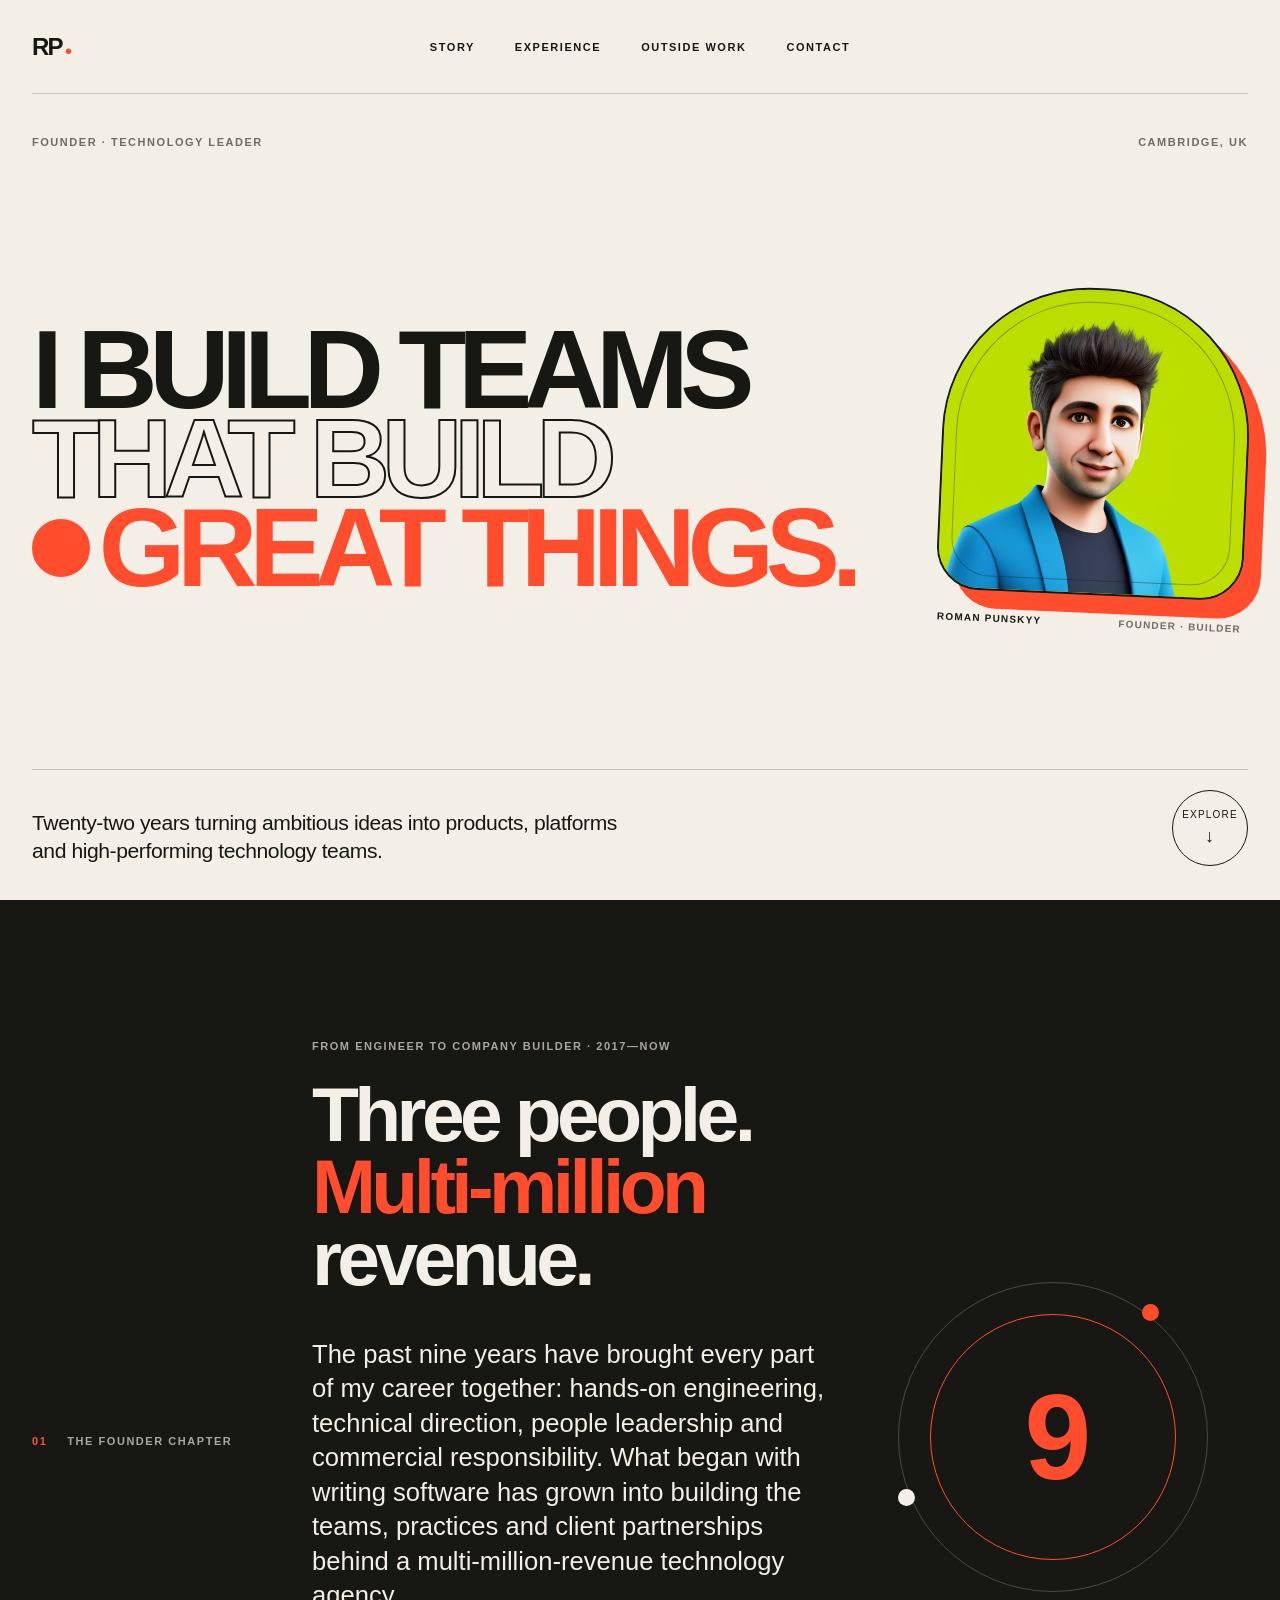
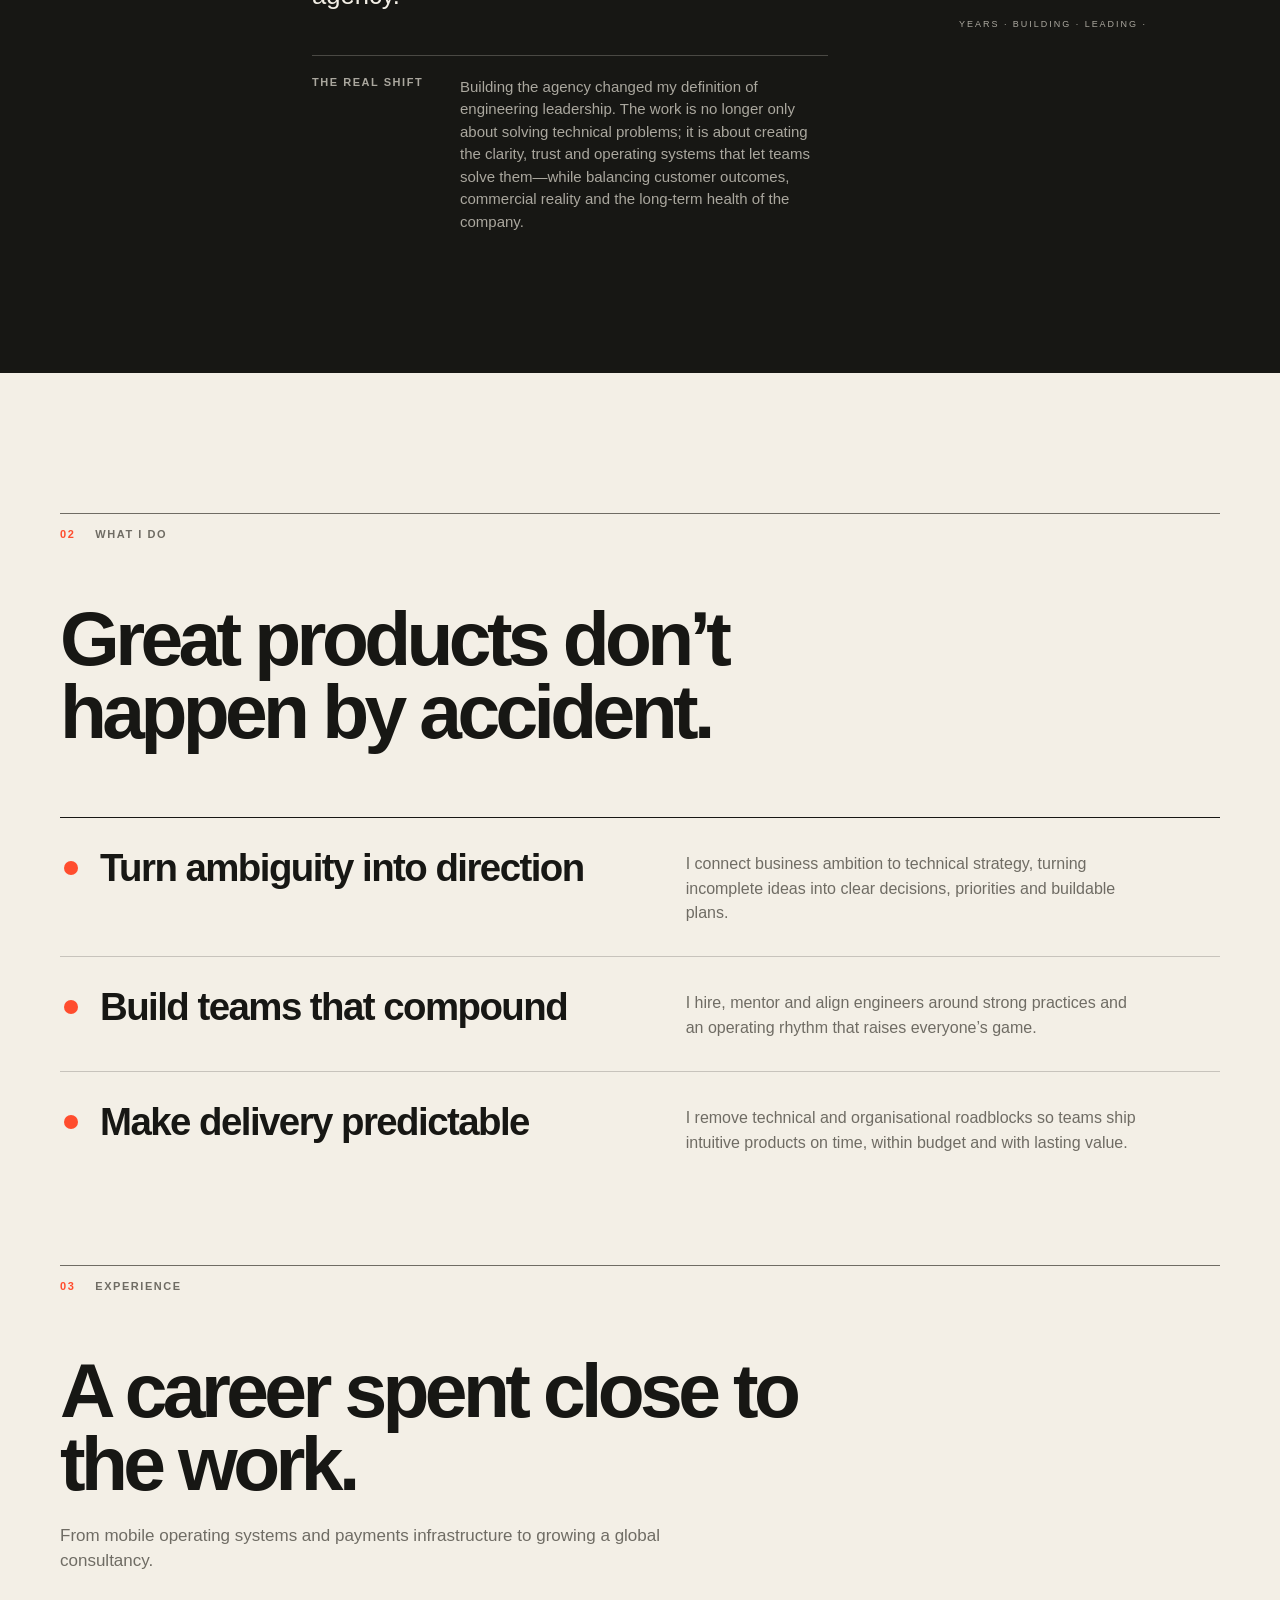
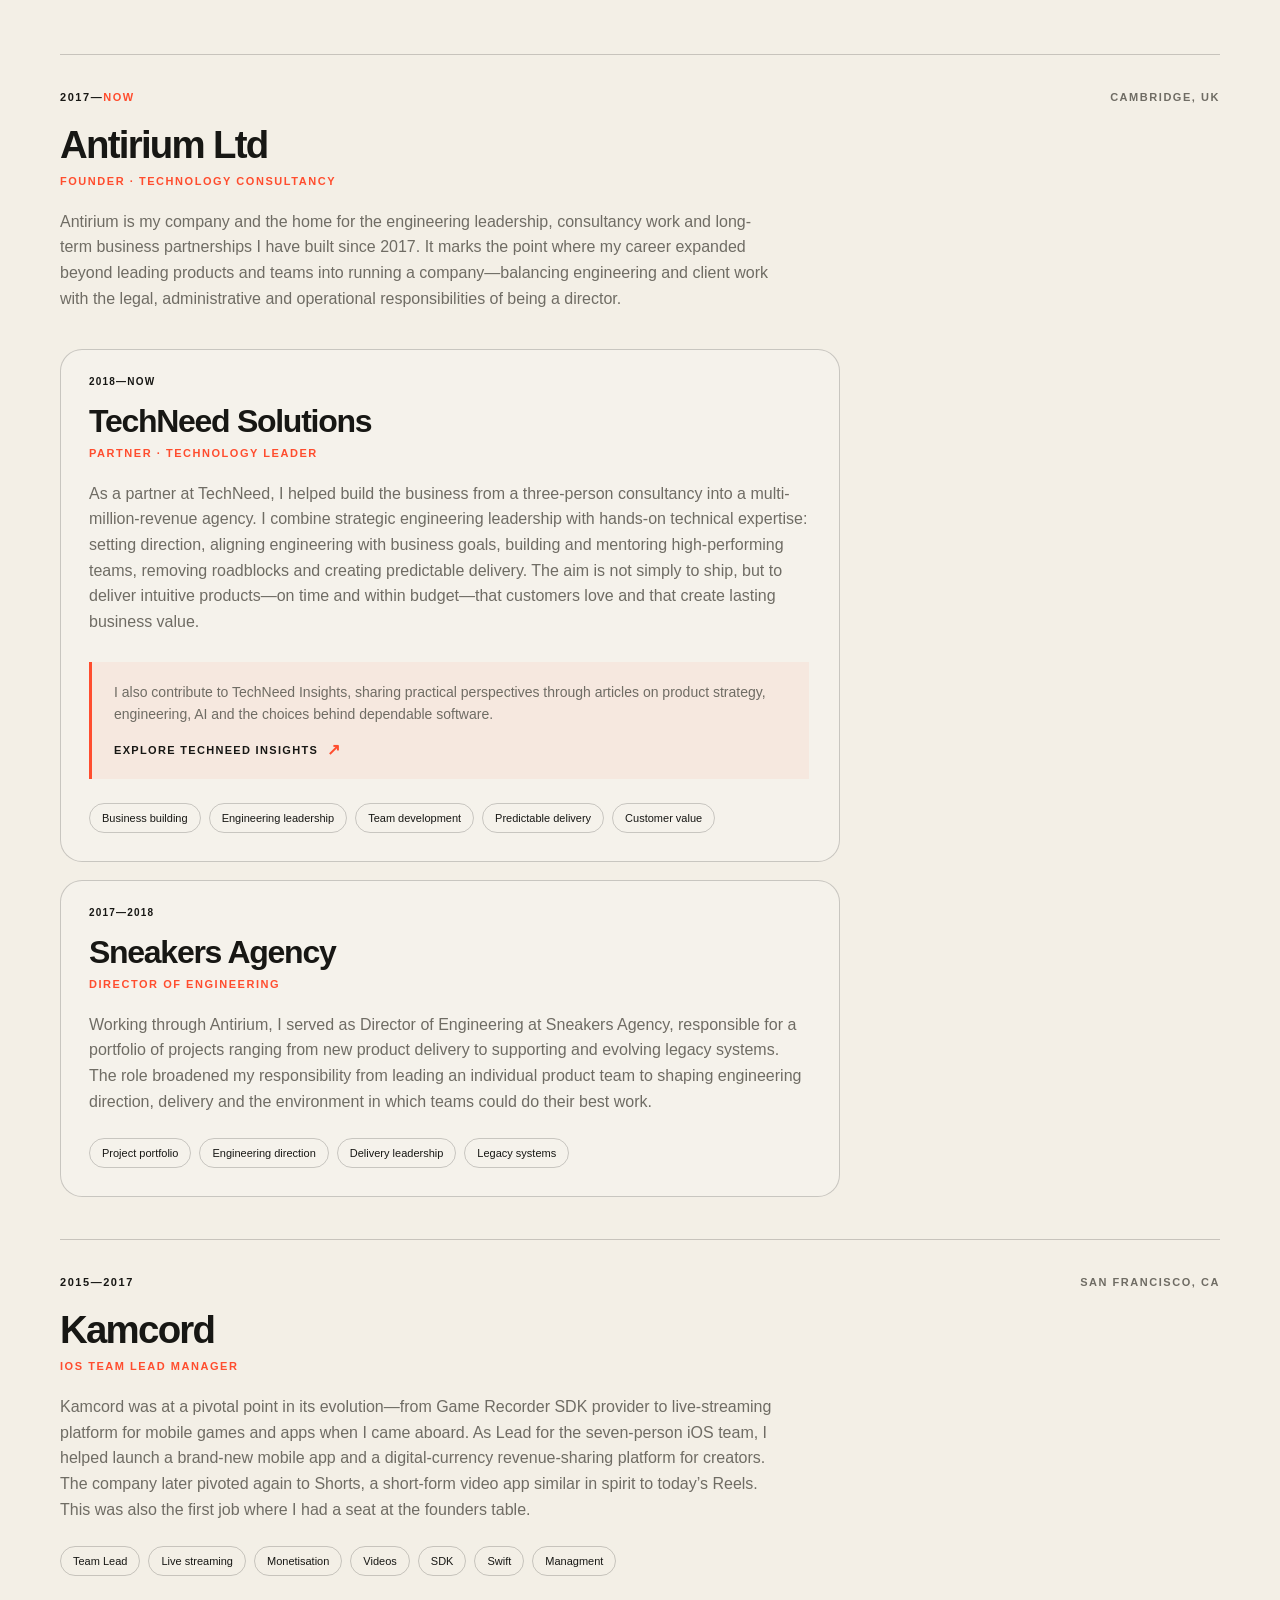
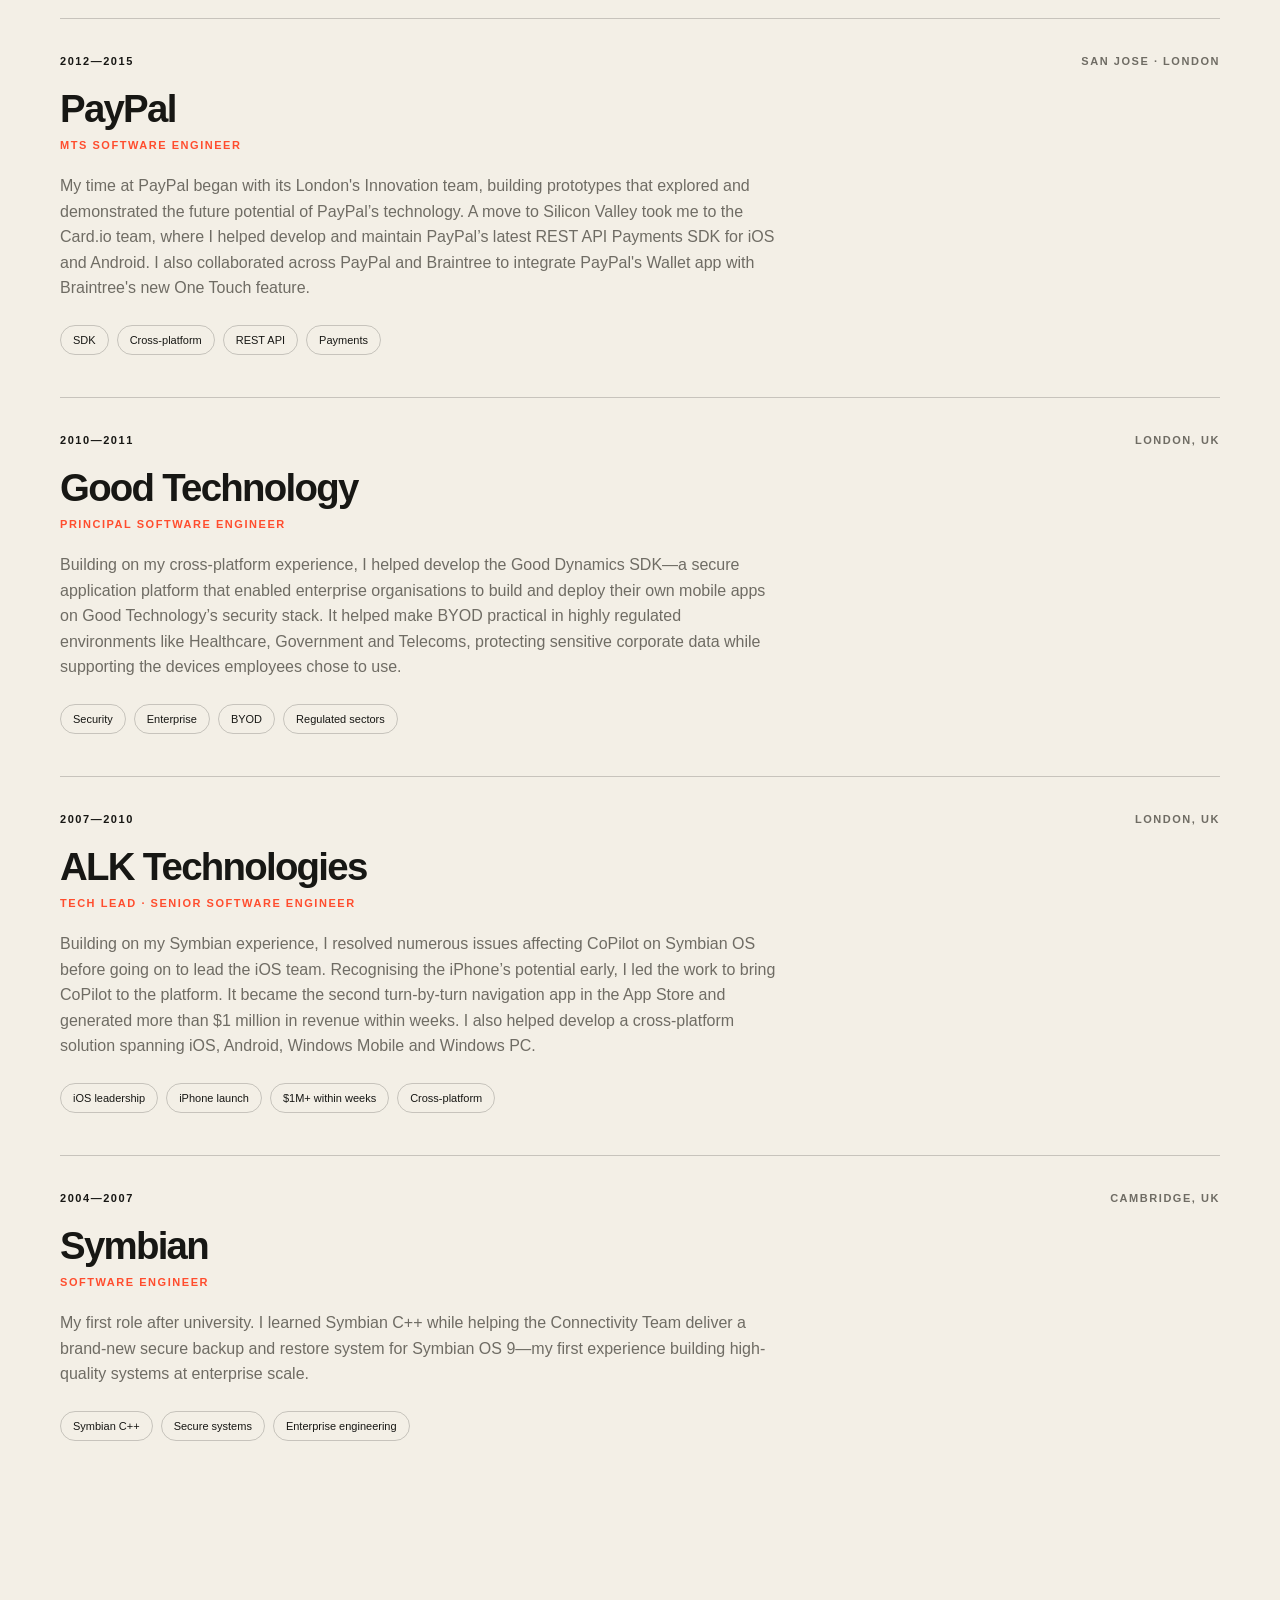
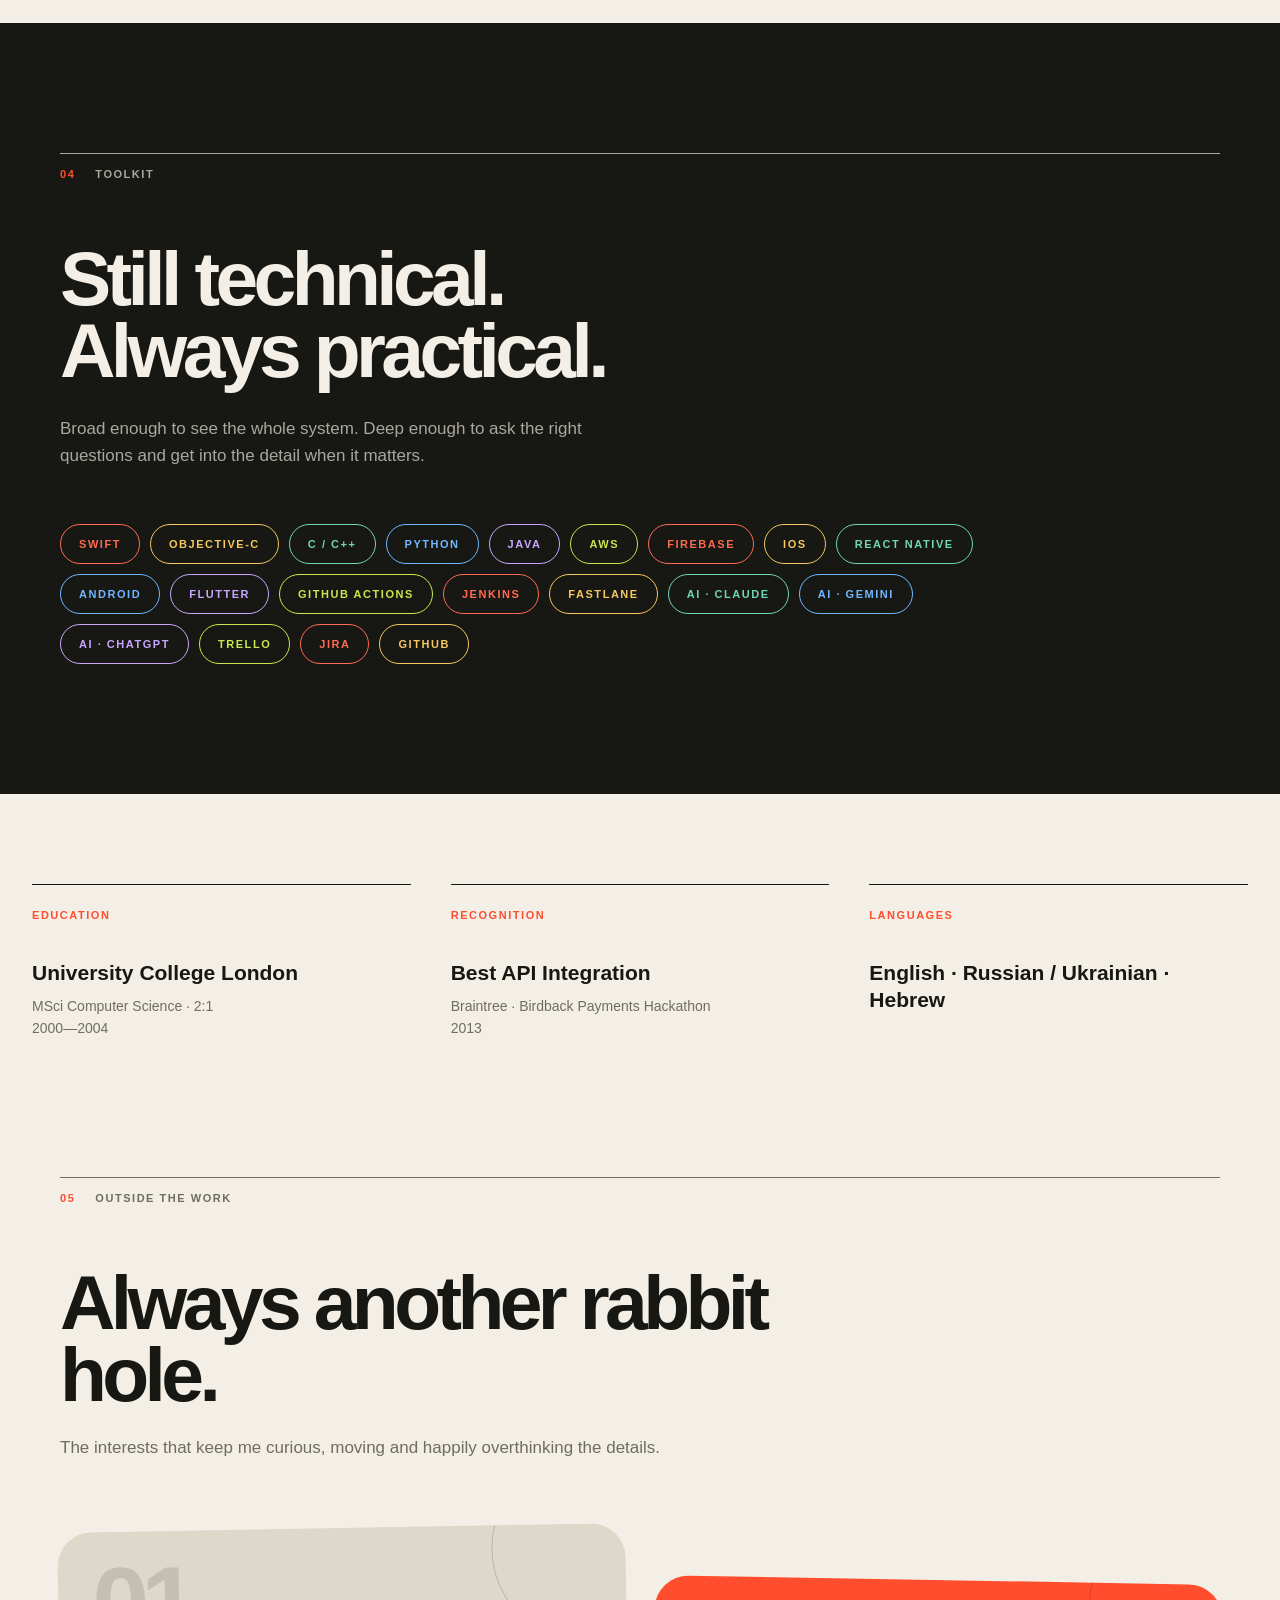
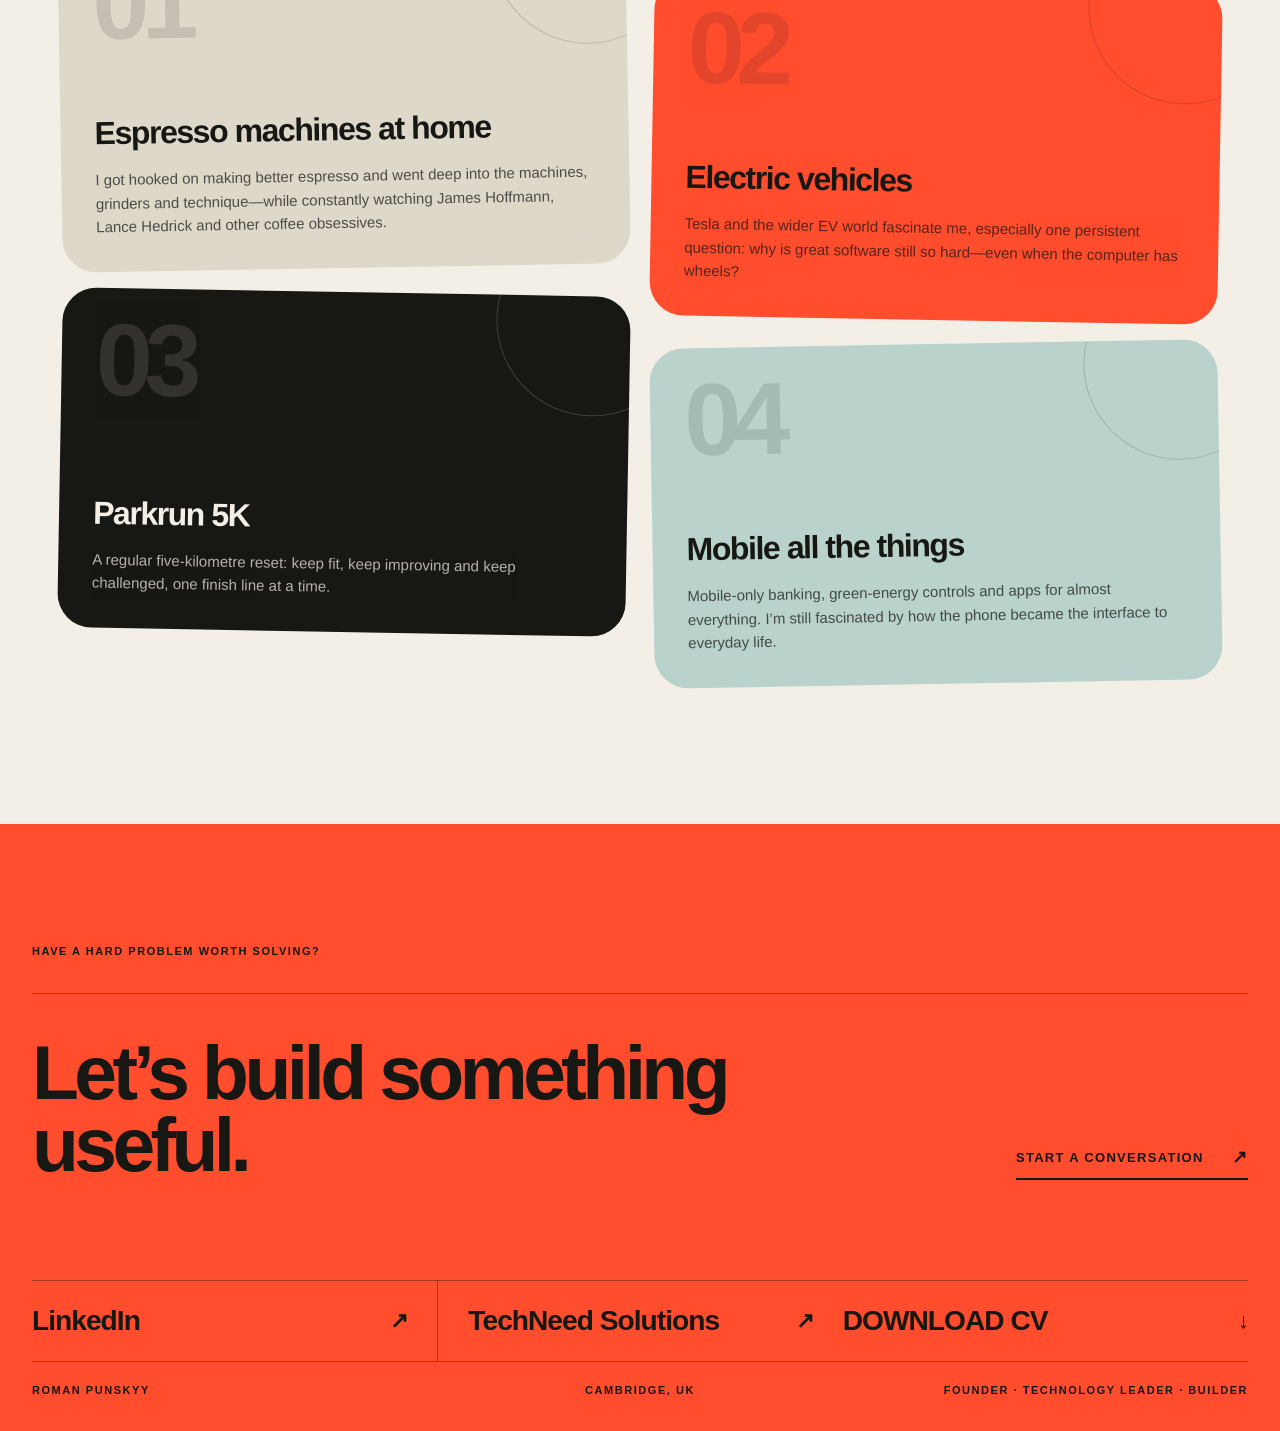
<file: index.html>
<!DOCTYPE html><html lang="en"><head><meta charSet="utf-8"/><meta name="viewport" content="width=device-width, initial-scale=1"/><link rel="preload" as="image" href="./assets/static/media/avatar-roman.0fljhv7qz-n_y.jpg"/><link rel="stylesheet" href="./assets/static/chunks/01wjx9zclq36t.css" data-precedence="next"/><link rel="preload" as="script" fetchPriority="low" href="./assets/static/chunks/11qk_vpw_zwkf.js"/><script src="./assets/static/chunks/125l.7mq080dp.js" async=""></script><script src="./assets/static/chunks/10u3y4bw1ayzs.js" async=""></script><script src="./assets/static/chunks/turbopack-0rdji5afxehbo.js" async=""></script><script src="./assets/static/chunks/0fsi8lw5utejl.js" async=""></script><script src="./assets/static/chunks/0d3tkj33oycf2.js" async=""></script><script src="./assets/static/chunks/08~yow7fgskqi.js" async=""></script><meta name="theme-color" content="#f3efe6"/><title>Roman Punskyy — Founder &amp; Technology Leader</title><meta name="description" content="Founder, technology leader and builder with 22 years of experience creating products, platforms and high-performing teams."/><meta property="og:title" content="Roman Punskyy — Founder &amp; Technology Leader"/><meta property="og:description" content="Twenty-two years turning ambitious ideas into products, platforms and high-performing technology teams."/><meta property="og:image" content="https://romanpunskyy.github.io/og.png"/><meta property="og:type" content="website"/><meta name="twitter:card" content="summary_large_image"/><meta name="twitter:title" content="Roman Punskyy — Founder &amp; Technology Leader"/><meta name="twitter:description" content="Founder · Technology leader · Builder"/><meta name="twitter:image" content="https://romanpunskyy.github.io/og.png"/><script src="./assets/static/chunks/03~yq9q893hmn.js" noModule=""></script></head><body><div hidden=""><!--$--><!--/$--></div><main><header class="site-header shell"><a class="wordmark" href="#top" aria-label="Roman Punskyy, home">RP<span>●</span></a><nav aria-label="Main navigation"><a href="#story">Story</a><a href="#experience">Experience</a><a href="#hobbies">Outside work</a><a href="#contact">Contact</a></nav></header><section class="hero shell" id="top"><div class="hero-kicker"><span>Founder · Technology leader</span><span>Cambridge, UK</span></div><div class="hero-main"><h1>I build teams<span class="outline">that build</span><span class="accent-line"><i aria-hidden="true"></i> <!-- -->great things.</span></h1><figure class="hero-portrait"><div class="portrait-frame"><img alt="Illustrated portrait of Roman Punskyy" width="1024" height="1024" decoding="async" data-nimg="1" style="color:transparent" src="./assets/static/media/avatar-roman.0fljhv7qz-n_y.jpg"/></div><figcaption><span>Roman Punskyy</span><span>Founder · Builder</span></figcaption></figure></div><div class="hero-footer"><p>Twenty-two years turning ambitious ideas into products, platforms and high-performing technology teams.</p><a class="round-link" href="#story" aria-label="Explore my story"><span>Explore</span><b aria-hidden="true">↓</b></a></div></section><section class="founder" id="story"><div class="shell founder-grid"><div class="section-label light"><span>01</span><span>The founder chapter</span></div><div class="founder-copy"><p class="eyebrow">FROM ENGINEER TO COMPANY BUILDER · 2017—NOW</p><h2>Three people.<br/><em>Multi-million</em> <!-- -->revenue.</h2><p class="founder-lede">The past nine years have brought every part of my career together: hands-on engineering, technical direction, people leadership and commercial responsibility. What began with writing software has grown into building the teams, practices and client partnerships behind a multi-million-revenue technology agency.</p><div class="founder-note"><span>The real shift</span><p>Building the agency changed my definition of engineering leadership. The work is no longer only about solving technical problems; it is about creating the clarity, trust and operating systems that let teams solve them—while balancing customer outcomes, commercial reality and the long-term health of the company.</p></div></div><div class="orbit" aria-hidden="true"><span class="orbit-center">9</span><span class="orbit-copy">YEARS · BUILDING · LEADING ·</span></div></div></section><section class="capabilities shell" aria-labelledby="what-i-do"><div class="section-label"><span>02</span><span>What I do</span></div><div><h2 id="what-i-do">Great products don’t happen by accident.</h2><div class="capability-list"><article><div class="capability-heading"><span class="capability-dot" aria-hidden="true"></span><h3>Turn ambiguity into direction</h3></div><p>I connect business ambition to technical strategy, turning incomplete ideas into clear decisions, priorities and buildable plans.</p></article><article><div class="capability-heading"><span class="capability-dot" aria-hidden="true"></span><h3>Build teams that compound</h3></div><p>I hire, mentor and align engineers around strong practices and an operating rhythm that raises everyone’s game.</p></article><article><div class="capability-heading"><span class="capability-dot" aria-hidden="true"></span><h3>Make delivery predictable</h3></div><p>I remove technical and organisational roadblocks so teams ship intuitive products on time, within budget and with lasting value.</p></article></div></div></section><section class="experience shell" id="experience" aria-labelledby="experience-title"><div class="section-label"><span>03</span><span>Experience</span></div><div class="experience-content"><div class="section-heading"><h2 id="experience-title">A career spent close to the work.</h2><p>From mobile operating systems and payments infrastructure to growing a global consultancy.</p></div><div class="timeline"><article class="featured"><div class="job-meta"><span>2017—<span class="current-year">NOW</span></span><span>Cambridge, UK</span></div><div class="job-main"><h3>Antirium Ltd</h3><p class="role">Founder · Technology Consultancy</p><p class="summary">Antirium is my company and the home for the engineering leadership, consultancy work and long-term business partnerships I have built since 2017. It marks the point where my career expanded beyond leading products and teams into running a company—balancing engineering and client work with the legal, administrative and operational responsibilities of being a director.</p><div class="engagement-list" aria-label="Antirium engagements"><section class="engagement"><div class="engagement-meta"><span>2018—NOW</span></div><h4>TechNeed Solutions</h4><p class="role">Partner · Technology Leader</p><p class="summary">As a partner at TechNeed, I helped build the business from a three-person consultancy into a multi-million-revenue agency. I combine strategic engineering leadership with hands-on technical expertise: setting direction, aligning engineering with business goals, building and mentoring high-performing teams, removing roadblocks and creating predictable delivery. The aim is not simply to ship, but to deliver intuitive products—on time and within budget—that customers love and that create lasting business value.</p><div class="insights-note"><p>I also contribute to TechNeed Insights, sharing practical perspectives through articles on product strategy, engineering, AI and the choices behind dependable software.</p><a href="https://techneedsolutions.com/insights" target="_blank" rel="noreferrer">Explore TechNeed Insights<!-- --> <span aria-hidden="true">↗</span></a></div><ul aria-label="TechNeed Solutions focus areas"><li>Business building</li><li>Engineering leadership</li><li>Team development</li><li>Predictable delivery</li><li>Customer value</li></ul></section><section class="engagement"><div class="engagement-meta"><span>2017—2018</span></div><h4>Sneakers Agency</h4><p class="role">Director of Engineering</p><p class="summary">Working through Antirium, I served as Director of Engineering at Sneakers Agency, responsible for a portfolio of projects ranging from new product delivery to supporting and evolving legacy systems. The role broadened my responsibility from leading an individual product team to shaping engineering direction, delivery and the environment in which teams could do their best work.</p><ul aria-label="Sneakers Agency focus areas"><li>Project portfolio</li><li>Engineering direction</li><li>Delivery leadership</li><li>Legacy systems</li></ul></section></div></div></article><article class=""><div class="job-meta"><span>2015—2017</span><span>San Francisco, CA</span></div><div class="job-main"><h3>Kamcord</h3><p class="role">iOS Team Lead Manager</p><p class="summary">Kamcord was at a pivotal point in its evolution—from Game Recorder SDK provider to live-streaming platform for mobile games and apps when I came aboard. As Lead for the seven-person iOS team, I helped launch a brand-new mobile app and a digital-currency revenue-sharing platform for creators. The company later pivoted again to Shorts, a short-form video app similar in spirit to today’s Reels. This was also the first job where I had a seat at the founders table.</p><ul aria-label="Kamcord focus areas"><li>Team Lead</li><li>Live streaming</li><li>Monetisation</li><li>Videos</li><li>SDK</li><li>Swift</li><li>Managment</li></ul></div></article><article class=""><div class="job-meta"><span>2012—2015</span><span>San Jose · London</span></div><div class="job-main"><h3>PayPal</h3><p class="role">MTS Software Engineer</p><p class="summary">My time at PayPal began with its London&#x27;s Innovation team, building prototypes that explored and demonstrated the future potential of PayPal’s technology. A move to Silicon Valley took me to the Card.io team, where I helped develop and maintain PayPal’s latest REST API Payments SDK for iOS and Android. I also collaborated across PayPal and Braintree to integrate PayPal&#x27;s Wallet app with Braintree&#x27;s new One Touch feature.</p><ul aria-label="PayPal focus areas"><li>SDK</li><li>Cross-platform</li><li>REST API</li><li>Payments</li></ul></div></article><article class=""><div class="job-meta"><span>2010—2011</span><span>London, UK</span></div><div class="job-main"><h3>Good Technology</h3><p class="role">Principal Software Engineer</p><p class="summary">Building on my cross-platform experience, I helped develop the Good Dynamics SDK—a secure application platform that enabled enterprise organisations to build and deploy their own mobile apps on Good Technology’s security stack. It helped make BYOD practical in highly regulated environments like Healthcare, Government and Telecoms, protecting sensitive corporate data while supporting the devices employees chose to use.</p><ul aria-label="Good Technology focus areas"><li>Security</li><li>Enterprise</li><li>BYOD</li><li>Regulated sectors</li></ul></div></article><article class=""><div class="job-meta"><span>2007—2010</span><span>London, UK</span></div><div class="job-main"><h3>ALK Technologies</h3><p class="role">Tech Lead · Senior Software Engineer</p><p class="summary">Building on my Symbian experience, I resolved numerous issues affecting CoPilot on Symbian OS before going on to lead the iOS team. Recognising the iPhone’s potential early, I led the work to bring CoPilot to the platform. It became the second turn-by-turn navigation app in the App Store and generated more than $1 million in revenue within weeks. I also helped develop a cross-platform solution spanning iOS, Android, Windows Mobile and Windows PC.</p><ul aria-label="ALK Technologies focus areas"><li>iOS leadership</li><li>iPhone launch</li><li>$1M+ within weeks</li><li>Cross-platform</li></ul></div></article><article class=""><div class="job-meta"><span>2004—2007</span><span>Cambridge, UK</span></div><div class="job-main"><h3>Symbian</h3><p class="role">Software Engineer</p><p class="summary">My first role after university. I learned Symbian C++ while helping the Connectivity Team deliver a brand-new secure backup and restore system for Symbian OS 9—my first experience building high-quality systems at enterprise scale.</p><ul aria-label="Symbian focus areas"><li>Symbian C++</li><li>Secure systems</li><li>Enterprise engineering</li></ul></div></article></div></div></section><section class="toolkit"><div class="shell toolkit-grid"><div class="section-label light"><span>04</span><span>Toolkit</span></div><div><h2>Still technical.<br/>Always practical.</h2><p>Broad enough to see the whole system. Deep enough to ask the right questions and get into the detail when it matters.</p><ul class="stack-list" aria-label="Technical skills"><li>Swift</li><li>Objective-C</li><li>C / C++</li><li>Python</li><li>Java</li><li>AWS</li><li>Firebase</li><li>iOS</li><li>React Native</li><li>Android</li><li>Flutter</li><li>GitHub Actions</li><li>Jenkins</li><li>Fastlane</li><li>AI · Claude</li><li>AI · Gemini</li><li>AI · ChatGPT</li><li>Trello</li><li>Jira</li><li>GitHub</li></ul></div></div></section><section class="details shell"><div><span class="detail-label">Education</span><h3>University College London</h3><p>MSci Computer Science · 2:1</p><p>2000—2004</p></div><div><span class="detail-label">Recognition</span><h3>Best API Integration</h3><p>Braintree · Birdback Payments Hackathon</p><p>2013</p></div><div><span class="detail-label">Languages</span><h3>English · Russian / Ukrainian · Hebrew</h3></div></section><section class="hobbies shell" id="hobbies" aria-labelledby="hobbies-title"><div class="section-label"><span>05</span><span>Outside the work</span></div><div><div class="hobbies-heading"><h2 id="hobbies-title">Always another rabbit hole.</h2><p>The interests that keep me curious, moving and happily overthinking the details.</p></div><div class="hobbies-deck"><article class="hobby-card"><span class="hobby-number">01</span><div><h3>Espresso machines at home</h3><p>I got hooked on making better espresso and went deep into the machines, grinders and technique—while constantly watching James Hoffmann, Lance Hedrick and other coffee obsessives.</p></div></article><article class="hobby-card"><span class="hobby-number">02</span><div><h3>Electric vehicles</h3><p>Tesla and the wider EV world fascinate me, especially one persistent question: why is great software still so hard—even when the computer has wheels?</p></div></article><article class="hobby-card"><span class="hobby-number">03</span><div><h3>Parkrun 5K</h3><p>A regular five-kilometre reset: keep fit, keep improving and keep challenged, one finish line at a time.</p></div></article><article class="hobby-card"><span class="hobby-number">04</span><div><h3>Mobile all the things</h3><p>Mobile-only banking, green-energy controls and apps for almost everything. I’m still fascinated by how the phone became the interface to everyday life.</p></div></article></div></div></section><footer id="contact"><div class="shell footer-inner"><p class="eyebrow">HAVE A HARD PROBLEM WORTH SOLVING?</p><div class="footer-contact"><h2>Let’s build something useful.</h2><button class="footer-cta" type="button">Start a conversation<!-- --> <span aria-hidden="true">↗</span></button></div><div class="footer-links" aria-label="Professional links"><a href="https://www.linkedin.com/in/rpunskyy/" target="_blank" rel="noreferrer"><span>LinkedIn</span><b aria-hidden="true">↗</b></a><a href="https://techneedsolutions.com/" target="_blank" rel="noreferrer"><span>TechNeed Solutions</span><b aria-hidden="true">↗</b></a><button class="footer-download" type="button" title="Open the print dialog to save this CV as a PDF"><span>Download CV</span><b aria-hidden="true">↓</b></button></div><div class="footer-bottom"><span>Roman Punskyy</span><span>Cambridge, UK</span><span>Founder · Technology Leader · Builder</span></div></div></footer></main><!--$--><!--/$--><script src="./assets/static/chunks/11qk_vpw_zwkf.js" id="_R_" async=""></script><script>(self.__next_f=self.__next_f||[]).push([0])</script><script>self.__next_f.push([1,"1:\"$Sreact.fragment\"\n2:I[39756,[\"./assets/static/chunks/0fsi8lw5utejl.js\",\"./assets/static/chunks/0d3tkj33oycf2.js\"],\"default\"]\n3:I[37457,[\"./assets/static/chunks/0fsi8lw5utejl.js\",\"./assets/static/chunks/0d3tkj33oycf2.js\"],\"default\"]\n4:I[5500,[\"./assets/static/chunks/0fsi8lw5utejl.js\",\"./assets/static/chunks/0d3tkj33oycf2.js\",\"./assets/static/chunks/08~yow7fgskqi.js\"],\"Image\"]\n10:I[68027,[\"./assets/static/chunks/0fsi8lw5utejl.js\",\"./assets/static/chunks/0d3tkj33oycf2.js\"],\"default\",1]\n:HL[\"./assets/static/chunks/01wjx9zclq36t.css\",\"style\"]\n"])</script><script>self.__next_f.push([1,"0:{\"P\":null,\"c\":[\"\",\"\"],\"q\":\"\",\"i\":false,\"f\":[[[\"\",{\"children\":[\"__PAGE__\",{}]},\"$undefined\",\"$undefined\",16],[[\"$\",\"$1\",\"c\",{\"children\":[[[\"$\",\"link\",\"0\",{\"rel\":\"stylesheet\",\"href\":\"./assets/static/chunks/01wjx9zclq36t.css\",\"precedence\":\"next\",\"crossOrigin\":\"$undefined\",\"nonce\":\"$undefined\"}],[\"$\",\"script\",\"script-0\",{\"src\":\"./assets/static/chunks/0fsi8lw5utejl.js\",\"async\":true,\"nonce\":\"$undefined\"}],[\"$\",\"script\",\"script-1\",{\"src\":\"./assets/static/chunks/0d3tkj33oycf2.js\",\"async\":true,\"nonce\":\"$undefined\"}]],[\"$\",\"html\",null,{\"lang\":\"en\",\"children\":[\"$\",\"body\",null,{\"children\":[\"$\",\"$L2\",null,{\"parallelRouterKey\":\"children\",\"error\":\"$undefined\",\"errorStyles\":\"$undefined\",\"errorScripts\":\"$undefined\",\"template\":[\"$\",\"$L3\",null,{}],\"templateStyles\":\"$undefined\",\"templateScripts\":\"$undefined\",\"notFound\":[[[\"$\",\"title\",null,{\"children\":\"404: This page could not be found.\"}],[\"$\",\"div\",null,{\"style\":{\"fontFamily\":\"system-ui,\\\"Segoe UI\\\",Roboto,Helvetica,Arial,sans-serif,\\\"Apple Color Emoji\\\",\\\"Segoe UI Emoji\\\"\",\"height\":\"100vh\",\"textAlign\":\"center\",\"display\":\"flex\",\"flexDirection\":\"column\",\"alignItems\":\"center\",\"justifyContent\":\"center\"},\"children\":[\"$\",\"div\",null,{\"children\":[[\"$\",\"style\",null,{\"dangerouslySetInnerHTML\":{\"__html\":\"body{color:#000;background:#fff;margin:0}.next-error-h1{border-right:1px solid rgba(0,0,0,.3)}@media (prefers-color-scheme:dark){body{color:#fff;background:#000}.next-error-h1{border-right:1px solid rgba(255,255,255,.3)}}\"}}],[\"$\",\"h1\",null,{\"className\":\"next-error-h1\",\"style\":{\"display\":\"inline-block\",\"margin\":\"0 20px 0 0\",\"padding\":\"0 23px 0 0\",\"fontSize\":24,\"fontWeight\":500,\"verticalAlign\":\"top\",\"lineHeight\":\"49px\"},\"children\":404}],[\"$\",\"div\",null,{\"style\":{\"display\":\"inline-block\"},\"children\":[\"$\",\"h2\",null,{\"style\":{\"fontSize\":14,\"fontWeight\":400,\"lineHeight\":\"49px\",\"margin\":0},\"children\":\"This page could not be found.\"}]}]]}]}]],[]],\"forbidden\":\"$undefined\",\"unauthorized\":\"$undefined\"}]}]}]]}],{\"children\":[[\"$\",\"$1\",\"c\",{\"children\":[[\"$\",\"main\",null,{\"children\":[[\"$\",\"header\",null,{\"className\":\"site-header shell\",\"children\":[[\"$\",\"a\",null,{\"className\":\"wordmark\",\"href\":\"#top\",\"aria-label\":\"Roman Punskyy, home\",\"children\":[\"RP\",[\"$\",\"span\",null,{\"children\":\"●\"}]]}],[\"$\",\"nav\",null,{\"aria-label\":\"Main navigation\",\"children\":[[\"$\",\"a\",\"#story\",{\"href\":\"#story\",\"children\":\"Story\"}],[\"$\",\"a\",\"#experience\",{\"href\":\"#experience\",\"children\":\"Experience\"}],[\"$\",\"a\",\"#hobbies\",{\"href\":\"#hobbies\",\"children\":\"Outside work\"}],[\"$\",\"a\",\"#contact\",{\"href\":\"#contact\",\"children\":\"Contact\"}]]}]]}],[\"$\",\"section\",null,{\"className\":\"hero shell\",\"id\":\"top\",\"children\":[[\"$\",\"div\",null,{\"className\":\"hero-kicker\",\"children\":[[\"$\",\"span\",null,{\"children\":\"Founder · Technology leader\"}],[\"$\",\"span\",null,{\"children\":\"Cambridge, UK\"}]]}],[\"$\",\"div\",null,{\"className\":\"hero-main\",\"children\":[[\"$\",\"h1\",null,{\"children\":[\"I build teams\",[\"$\",\"span\",null,{\"className\":\"outline\",\"children\":\"that build\"}],[\"$\",\"span\",null,{\"className\":\"accent-line\",\"children\":[[\"$\",\"i\",null,{\"aria-hidden\":\"true\"}],\" \",\"great things.\"]}]]}],[\"$\",\"figure\",null,{\"className\":\"hero-portrait\",\"children\":[[\"$\",\"div\",null,{\"className\":\"portrait-frame\",\"children\":[\"$\",\"$L4\",null,{\"src\":{\"src\":\"./assets/static/media/avatar-roman.0fljhv7qz-n_y.jpg\",\"width\":1024,\"height\":1024,\"blurWidth\":8,\"blurHeight\":8,\"blurDataURL\":\"[data-uri]\"},\"alt\":\"Illustrated portrait of Roman Punskyy\",\"priority\":true}]}],[\"$\",\"figcaption\",null,{\"children\":[[\"$\",\"span\",null,{\"children\":\"Roman Punskyy\"}],[\"$\",\"span\",null,{\"children\":\"Founder · Builder\"}]]}]]}]]}],\"$L5\"]}],\"$L6\",\"$L7\",\"$L8\",\"$L9\",\"$La\",\"$Lb\",\"$Lc\"]}],[\"$Ld\"],\"$Le\"]}],{},null,false,null]},null,false,null],\"$Lf\",false]],\"m\":\"$undefined\",\"G\":[\"$10\",[\"$L11\"]],\"S\":true,\"h\":null,\"s\":\"$undefined\",\"l\":\"$undefined\",\"p\":\"$undefined\",\"d\":\"$undefined\",\"b\":\"NSipoCnuCOYYQlN8Dpaup\"}\n"])</script><script>self.__next_f.push([1,"18:I[71451,[\"./assets/static/chunks/0fsi8lw5utejl.js\",\"./assets/static/chunks/0d3tkj33oycf2.js\",\"./assets/static/chunks/08~yow7fgskqi.js\"],\"ContactButton\"]\n19:I[68769,[\"./assets/static/chunks/0fsi8lw5utejl.js\",\"./assets/static/chunks/0d3tkj33oycf2.js\",\"./assets/static/chunks/08~yow7fgskqi.js\"],\"PrintResumeButton\"]\n1a:I[97367,[\"./assets/static/chunks/0fsi8lw5utejl.js\",\"./assets/static/chunks/0d3tkj33oycf2.js\"],\"OutletBoundary\"]\n1b:\"$Sreact.suspense\"\n1d:I[97367,[\"./assets/static/chunks/0fsi8lw5utejl.js\",\"./assets/static/chunks/0d3tkj33oycf2.js\"],\"ViewportBoundary\"]\n1f:I[97367,[\"./assets/static/chunks/0fsi8lw5utejl.js\",\"./assets/static/chunks/0d3tkj33oycf2.js\"],\"MetadataBoundary\"]\n5:[\"$\",\"div\",null,{\"className\":\"hero-footer\",\"children\":[[\"$\",\"p\",null,{\"children\":\"Twenty-two years turning ambitious ideas into products, platforms and high-performing technology teams.\"}],[\"$\",\"a\",null,{\"className\":\"round-link\",\"href\":\"#story\",\"aria-label\":\"Explore my story\",\"children\":[[\"$\",\"span\",null,{\"children\":\"Explore\"}],[\"$\",\"b\",null,{\"aria-hidden\":\"true\",\"children\":\"↓\"}]]}]]}]\n"])</script><script>self.__next_f.push([1,"6:[\"$\",\"section\",null,{\"className\":\"founder\",\"id\":\"story\",\"children\":[\"$\",\"div\",null,{\"className\":\"shell founder-grid\",\"children\":[[\"$\",\"div\",null,{\"className\":\"section-label light\",\"children\":[[\"$\",\"span\",null,{\"children\":\"01\"}],[\"$\",\"span\",null,{\"children\":\"The founder chapter\"}]]}],[\"$\",\"div\",null,{\"className\":\"founder-copy\",\"children\":[[\"$\",\"p\",null,{\"className\":\"eyebrow\",\"children\":\"FROM ENGINEER TO COMPANY BUILDER · 2017—NOW\"}],[\"$\",\"h2\",null,{\"children\":[\"Three people.\",[\"$\",\"br\",null,{}],[\"$\",\"em\",null,{\"children\":\"Multi-million\"}],\" \",\"revenue.\"]}],[\"$\",\"p\",null,{\"className\":\"founder-lede\",\"children\":\"The past nine years have brought every part of my career together: hands-on engineering, technical direction, people leadership and commercial responsibility. What began with writing software has grown into building the teams, practices and client partnerships behind a multi-million-revenue technology agency.\"}],[\"$\",\"div\",null,{\"className\":\"founder-note\",\"children\":[[\"$\",\"span\",null,{\"children\":\"The real shift\"}],[\"$\",\"p\",null,{\"children\":\"Building the agency changed my definition of engineering leadership. The work is no longer only about solving technical problems; it is about creating the clarity, trust and operating systems that let teams solve them—while balancing customer outcomes, commercial reality and the long-term health of the company.\"}]]}]]}],[\"$\",\"div\",null,{\"className\":\"orbit\",\"aria-hidden\":\"true\",\"children\":[[\"$\",\"span\",null,{\"className\":\"orbit-center\",\"children\":\"9\"}],[\"$\",\"span\",null,{\"className\":\"orbit-copy\",\"children\":\"YEARS · BUILDING · LEADING ·\"}]]}]]}]}]\n"])</script><script>self.__next_f.push([1,"7:[\"$\",\"section\",null,{\"className\":\"capabilities shell\",\"aria-labelledby\":\"what-i-do\",\"children\":[[\"$\",\"div\",null,{\"className\":\"section-label\",\"children\":[[\"$\",\"span\",null,{\"children\":\"02\"}],[\"$\",\"span\",null,{\"children\":\"What I do\"}]]}],[\"$\",\"div\",null,{\"children\":[[\"$\",\"h2\",null,{\"id\":\"what-i-do\",\"children\":\"Great products don’t happen by accident.\"}],[\"$\",\"div\",null,{\"className\":\"capability-list\",\"children\":[[\"$\",\"article\",\"direction\",{\"children\":[[\"$\",\"div\",null,{\"className\":\"capability-heading\",\"children\":[[\"$\",\"span\",null,{\"className\":\"capability-dot\",\"aria-hidden\":\"true\"}],[\"$\",\"h3\",null,{\"children\":\"Turn ambiguity into direction\"}]]}],[\"$\",\"p\",null,{\"children\":\"I connect business ambition to technical strategy, turning incomplete ideas into clear decisions, priorities and buildable plans.\"}]]}],[\"$\",\"article\",\"teams\",{\"children\":[[\"$\",\"div\",null,{\"className\":\"capability-heading\",\"children\":[[\"$\",\"span\",null,{\"className\":\"capability-dot\",\"aria-hidden\":\"true\"}],[\"$\",\"h3\",null,{\"children\":\"Build teams that compound\"}]]}],[\"$\",\"p\",null,{\"children\":\"I hire, mentor and align engineers around strong practices and an operating rhythm that raises everyone’s game.\"}]]}],[\"$\",\"article\",\"delivery\",{\"children\":[[\"$\",\"div\",null,{\"className\":\"capability-heading\",\"children\":[[\"$\",\"span\",null,{\"className\":\"capability-dot\",\"aria-hidden\":\"true\"}],[\"$\",\"h3\",null,{\"children\":\"Make delivery predictable\"}]]}],[\"$\",\"p\",null,{\"children\":\"I remove technical and organisational roadblocks so teams ship intuitive products on time, within budget and with lasting value.\"}]]}]]}]]}]]}]\n"])</script><script>self.__next_f.push([1,"8:[\"$\",\"section\",null,{\"className\":\"experience shell\",\"id\":\"experience\",\"aria-labelledby\":\"experience-title\",\"children\":[[\"$\",\"div\",null,{\"className\":\"section-label\",\"children\":[[\"$\",\"span\",null,{\"children\":\"03\"}],[\"$\",\"span\",null,{\"children\":\"Experience\"}]]}],[\"$\",\"div\",null,{\"className\":\"experience-content\",\"children\":[[\"$\",\"div\",null,{\"className\":\"section-heading\",\"children\":[[\"$\",\"h2\",null,{\"id\":\"experience-title\",\"children\":\"A career spent close to the work.\"}],[\"$\",\"p\",null,{\"children\":\"From mobile operating systems and payments infrastructure to growing a global consultancy.\"}]]}],[\"$\",\"div\",null,{\"className\":\"timeline\",\"children\":[[\"$\",\"article\",\"Antirium Ltd\",{\"className\":\"featured\",\"children\":[[\"$\",\"div\",null,{\"className\":\"job-meta\",\"children\":[[\"$\",\"span\",null,{\"children\":[\"2017—\",[\"$\",\"span\",null,{\"className\":\"current-year\",\"children\":\"NOW\"}]]}],[\"$\",\"span\",null,{\"children\":\"Cambridge, UK\"}]]}],[\"$\",\"div\",null,{\"className\":\"job-main\",\"children\":[[\"$\",\"h3\",null,{\"children\":\"Antirium Ltd\"}],[\"$\",\"p\",null,{\"className\":\"role\",\"children\":\"Founder · Technology Consultancy\"}],[\"$\",\"p\",null,{\"className\":\"summary\",\"children\":\"Antirium is my company and the home for the engineering leadership, consultancy work and long-term business partnerships I have built since 2017. It marks the point where my career expanded beyond leading products and teams into running a company—balancing engineering and client work with the legal, administrative and operational responsibilities of being a director.\"}],[\"$\",\"div\",null,{\"className\":\"engagement-list\",\"aria-label\":\"Antirium engagements\",\"children\":[[\"$\",\"section\",\"TechNeed Solutions\",{\"className\":\"engagement\",\"children\":[[\"$\",\"div\",null,{\"className\":\"engagement-meta\",\"children\":[\"$\",\"span\",null,{\"children\":\"2018—NOW\"}]}],[\"$\",\"h4\",null,{\"children\":\"TechNeed Solutions\"}],[\"$\",\"p\",null,{\"className\":\"role\",\"children\":\"Partner · Technology Leader\"}],[\"$\",\"p\",null,{\"className\":\"summary\",\"children\":\"As a partner at TechNeed, I helped build the business from a three-person consultancy into a multi-million-revenue agency. I combine strategic engineering leadership with hands-on technical expertise: setting direction, aligning engineering with business goals, building and mentoring high-performing teams, removing roadblocks and creating predictable delivery. The aim is not simply to ship, but to deliver intuitive products—on time and within budget—that customers love and that create lasting business value.\"}],[\"$\",\"div\",null,{\"className\":\"insights-note\",\"children\":[[\"$\",\"p\",null,{\"children\":\"I also contribute to TechNeed Insights, sharing practical perspectives through articles on product strategy, engineering, AI and the choices behind dependable software.\"}],[\"$\",\"a\",null,{\"href\":\"https://techneedsolutions.com/insights\",\"target\":\"_blank\",\"rel\":\"noreferrer\",\"children\":[\"Explore TechNeed Insights\",\" \",[\"$\",\"span\",null,{\"aria-hidden\":\"true\",\"children\":\"↗\"}]]}]]}],[\"$\",\"ul\",null,{\"aria-label\":\"TechNeed Solutions focus areas\",\"children\":[[\"$\",\"li\",\"Business building\",{\"children\":\"Business building\"}],[\"$\",\"li\",\"Engineering leadership\",{\"children\":\"Engineering leadership\"}],[\"$\",\"li\",\"Team development\",{\"children\":\"Team development\"}],[\"$\",\"li\",\"Predictable delivery\",{\"children\":\"Predictable delivery\"}],[\"$\",\"li\",\"Customer value\",{\"children\":\"Customer value\"}]]}]]}],[\"$\",\"section\",\"Sneakers Agency\",{\"className\":\"engagement\",\"children\":[[\"$\",\"div\",null,{\"className\":\"engagement-meta\",\"children\":[\"$\",\"span\",null,{\"children\":\"2017—2018\"}]}],[\"$\",\"h4\",null,{\"children\":\"Sneakers Agency\"}],[\"$\",\"p\",null,{\"className\":\"role\",\"children\":\"Director of Engineering\"}],[\"$\",\"p\",null,{\"className\":\"summary\",\"children\":\"Working through Antirium, I served as Director of Engineering at Sneakers Agency, responsible for a portfolio of projects ranging from new product delivery to supporting and evolving legacy systems. The role broadened my responsibility from leading an individual product team to shaping engineering direction, delivery and the environment in which teams could do their best work.\"}],\"$undefined\",\"$L12\"]}]]}]]}]]}],\"$L13\",\"$L14\",\"$L15\",\"$L16\",\"$L17\"]}]]}]]}]\n"])</script><script>self.__next_f.push([1,"9:[\"$\",\"section\",null,{\"className\":\"toolkit\",\"children\":[\"$\",\"div\",null,{\"className\":\"shell toolkit-grid\",\"children\":[[\"$\",\"div\",null,{\"className\":\"section-label light\",\"children\":[[\"$\",\"span\",null,{\"children\":\"04\"}],[\"$\",\"span\",null,{\"children\":\"Toolkit\"}]]}],[\"$\",\"div\",null,{\"children\":[[\"$\",\"h2\",null,{\"children\":[\"Still technical.\",[\"$\",\"br\",null,{}],\"Always practical.\"]}],[\"$\",\"p\",null,{\"children\":\"Broad enough to see the whole system. Deep enough to ask the right questions and get into the detail when it matters.\"}],[\"$\",\"ul\",null,{\"className\":\"stack-list\",\"aria-label\":\"Technical skills\",\"children\":[[\"$\",\"li\",\"Swift\",{\"children\":\"Swift\"}],[\"$\",\"li\",\"Objective-C\",{\"children\":\"Objective-C\"}],[\"$\",\"li\",\"C / C++\",{\"children\":\"C / C++\"}],[\"$\",\"li\",\"Python\",{\"children\":\"Python\"}],[\"$\",\"li\",\"Java\",{\"children\":\"Java\"}],[\"$\",\"li\",\"AWS\",{\"children\":\"AWS\"}],[\"$\",\"li\",\"Firebase\",{\"children\":\"Firebase\"}],[\"$\",\"li\",\"iOS\",{\"children\":\"iOS\"}],[\"$\",\"li\",\"React Native\",{\"children\":\"React Native\"}],[\"$\",\"li\",\"Android\",{\"children\":\"Android\"}],[\"$\",\"li\",\"Flutter\",{\"children\":\"Flutter\"}],[\"$\",\"li\",\"GitHub Actions\",{\"children\":\"GitHub Actions\"}],[\"$\",\"li\",\"Jenkins\",{\"children\":\"Jenkins\"}],[\"$\",\"li\",\"Fastlane\",{\"children\":\"Fastlane\"}],[\"$\",\"li\",\"AI · Claude\",{\"children\":\"AI · Claude\"}],[\"$\",\"li\",\"AI · Gemini\",{\"children\":\"AI · Gemini\"}],[\"$\",\"li\",\"AI · ChatGPT\",{\"children\":\"AI · ChatGPT\"}],[\"$\",\"li\",\"Trello\",{\"children\":\"Trello\"}],[\"$\",\"li\",\"Jira\",{\"children\":\"Jira\"}],[\"$\",\"li\",\"GitHub\",{\"children\":\"GitHub\"}]]}]]}]]}]}]\n"])</script><script>self.__next_f.push([1,"a:[\"$\",\"section\",null,{\"className\":\"details shell\",\"children\":[[\"$\",\"div\",\"Education\",{\"children\":[[\"$\",\"span\",null,{\"className\":\"detail-label\",\"children\":\"Education\"}],[\"$\",\"h3\",null,{\"children\":\"University College London\"}],[[\"$\",\"p\",\"MSci Computer Science · 2:1\",{\"children\":\"MSci Computer Science · 2:1\"}],[\"$\",\"p\",\"2000—2004\",{\"children\":\"2000—2004\"}]]]}],[\"$\",\"div\",\"Recognition\",{\"children\":[[\"$\",\"span\",null,{\"className\":\"detail-label\",\"children\":\"Recognition\"}],[\"$\",\"h3\",null,{\"children\":\"Best API Integration\"}],[[\"$\",\"p\",\"Braintree · Birdback Payments Hackathon\",{\"children\":\"Braintree · Birdback Payments Hackathon\"}],[\"$\",\"p\",\"2013\",{\"children\":\"2013\"}]]]}],[\"$\",\"div\",\"Languages\",{\"children\":[[\"$\",\"span\",null,{\"className\":\"detail-label\",\"children\":\"Languages\"}],[\"$\",\"h3\",null,{\"children\":\"English · Russian / Ukrainian · Hebrew\"}],[]]}]]}]\n"])</script><script>self.__next_f.push([1,"b:[\"$\",\"section\",null,{\"className\":\"hobbies shell\",\"id\":\"hobbies\",\"aria-labelledby\":\"hobbies-title\",\"children\":[[\"$\",\"div\",null,{\"className\":\"section-label\",\"children\":[[\"$\",\"span\",null,{\"children\":\"05\"}],[\"$\",\"span\",null,{\"children\":\"Outside the work\"}]]}],[\"$\",\"div\",null,{\"children\":[[\"$\",\"div\",null,{\"className\":\"hobbies-heading\",\"children\":[[\"$\",\"h2\",null,{\"id\":\"hobbies-title\",\"children\":\"Always another rabbit hole.\"}],[\"$\",\"p\",null,{\"children\":\"The interests that keep me curious, moving and happily overthinking the details.\"}]]}],[\"$\",\"div\",null,{\"className\":\"hobbies-deck\",\"children\":[[\"$\",\"article\",\"01\",{\"className\":\"hobby-card\",\"children\":[[\"$\",\"span\",null,{\"className\":\"hobby-number\",\"children\":\"01\"}],[\"$\",\"div\",null,{\"children\":[[\"$\",\"h3\",null,{\"children\":\"Espresso machines at home\"}],[\"$\",\"p\",null,{\"children\":\"I got hooked on making better espresso and went deep into the machines, grinders and technique—while constantly watching James Hoffmann, Lance Hedrick and other coffee obsessives.\"}]]}]]}],[\"$\",\"article\",\"02\",{\"className\":\"hobby-card\",\"children\":[[\"$\",\"span\",null,{\"className\":\"hobby-number\",\"children\":\"02\"}],[\"$\",\"div\",null,{\"children\":[[\"$\",\"h3\",null,{\"children\":\"Electric vehicles\"}],[\"$\",\"p\",null,{\"children\":\"Tesla and the wider EV world fascinate me, especially one persistent question: why is great software still so hard—even when the computer has wheels?\"}]]}]]}],[\"$\",\"article\",\"03\",{\"className\":\"hobby-card\",\"children\":[[\"$\",\"span\",null,{\"className\":\"hobby-number\",\"children\":\"03\"}],[\"$\",\"div\",null,{\"children\":[[\"$\",\"h3\",null,{\"children\":\"Parkrun 5K\"}],[\"$\",\"p\",null,{\"children\":\"A regular five-kilometre reset: keep fit, keep improving and keep challenged, one finish line at a time.\"}]]}]]}],[\"$\",\"article\",\"04\",{\"className\":\"hobby-card\",\"children\":[[\"$\",\"span\",null,{\"className\":\"hobby-number\",\"children\":\"04\"}],[\"$\",\"div\",null,{\"children\":[[\"$\",\"h3\",null,{\"children\":\"Mobile all the things\"}],[\"$\",\"p\",null,{\"children\":\"Mobile-only banking, green-energy controls and apps for almost everything. I’m still fascinated by how the phone became the interface to everyday life.\"}]]}]]}]]}]]}]]}]\n"])</script><script>self.__next_f.push([1,"c:[\"$\",\"footer\",null,{\"id\":\"contact\",\"children\":[\"$\",\"div\",null,{\"className\":\"shell footer-inner\",\"children\":[[\"$\",\"p\",null,{\"className\":\"eyebrow\",\"children\":\"HAVE A HARD PROBLEM WORTH SOLVING?\"}],[\"$\",\"div\",null,{\"className\":\"footer-contact\",\"children\":[[\"$\",\"h2\",null,{\"children\":\"Let’s build something useful.\"}],[\"$\",\"$L18\",null,{\"className\":\"footer-cta\",\"children\":[\"Start a conversation\",\" \",[\"$\",\"span\",null,{\"aria-hidden\":\"true\",\"children\":\"↗\"}]]}]]}],[\"$\",\"div\",null,{\"className\":\"footer-links\",\"aria-label\":\"Professional links\",\"children\":[[[\"$\",\"a\",\"https://www.linkedin.com/in/rpunskyy/\",{\"href\":\"https://www.linkedin.com/in/rpunskyy/\",\"target\":\"_blank\",\"rel\":\"noreferrer\",\"children\":[[\"$\",\"span\",null,{\"children\":\"LinkedIn\"}],[\"$\",\"b\",null,{\"aria-hidden\":\"true\",\"children\":\"↗\"}]]}],[\"$\",\"a\",\"https://techneedsolutions.com/\",{\"href\":\"https://techneedsolutions.com/\",\"target\":\"_blank\",\"rel\":\"noreferrer\",\"children\":[[\"$\",\"span\",null,{\"children\":\"TechNeed Solutions\"}],[\"$\",\"b\",null,{\"aria-hidden\":\"true\",\"children\":\"↗\"}]]}]],[\"$\",\"$L19\",null,{\"className\":\"footer-download\",\"children\":[[\"$\",\"span\",null,{\"children\":\"Download CV\"}],[\"$\",\"b\",null,{\"aria-hidden\":\"true\",\"children\":\"↓\"}]]}]]}],[\"$\",\"div\",null,{\"className\":\"footer-bottom\",\"children\":[[\"$\",\"span\",null,{\"children\":\"Roman Punskyy\"}],[\"$\",\"span\",null,{\"children\":\"Cambridge, UK\"}],[\"$\",\"span\",null,{\"children\":\"Founder · Technology Leader · Builder\"}]]}]]}]}]\n"])</script><script>self.__next_f.push([1,"d:[\"$\",\"script\",\"script-0\",{\"src\":\"./assets/static/chunks/08~yow7fgskqi.js\",\"async\":true,\"nonce\":\"$undefined\"}]\ne:[\"$\",\"$L1a\",null,{\"children\":[\"$\",\"$1b\",null,{\"name\":\"Next.MetadataOutlet\",\"children\":\"$@1c\"}]}]\nf:[\"$\",\"$1\",\"h\",{\"children\":[null,[\"$\",\"$L1d\",null,{\"children\":\"$L1e\"}],[\"$\",\"div\",null,{\"hidden\":true,\"children\":[\"$\",\"$L1f\",null,{\"children\":[\"$\",\"$1b\",null,{\"name\":\"Next.Metadata\",\"children\":\"$L20\"}]}]}],null]}]\n11:[\"$\",\"link\",\"0\",{\"rel\":\"stylesheet\",\"href\":\"./assets/static/chunks/01wjx9zclq36t.css\",\"precedence\":\"next\",\"crossOrigin\":\"$undefined\",\"nonce\":\"$undefined\"}]\n"])</script><script>self.__next_f.push([1,"12:[\"$\",\"ul\",null,{\"aria-label\":\"Sneakers Agency focus areas\",\"children\":[[\"$\",\"li\",\"Project portfolio\",{\"children\":\"Project portfolio\"}],[\"$\",\"li\",\"Engineering direction\",{\"children\":\"Engineering direction\"}],[\"$\",\"li\",\"Delivery leadership\",{\"children\":\"Delivery leadership\"}],[\"$\",\"li\",\"Legacy systems\",{\"children\":\"Legacy systems\"}]]}]\n13:[\"$\",\"article\",\"Kamcord\",{\"className\":\"\",\"children\":[[\"$\",\"div\",null,{\"className\":\"job-meta\",\"children\":[[\"$\",\"span\",null,{\"children\":\"2015—2017\"}],[\"$\",\"span\",null,{\"children\":\"San Francisco, CA\"}]]}],[\"$\",\"div\",null,{\"className\":\"job-main\",\"children\":[[\"$\",\"h3\",null,{\"children\":\"Kamcord\"}],[\"$\",\"p\",null,{\"className\":\"role\",\"children\":\"iOS Team Lead Manager\"}],[\"$\",\"p\",null,{\"className\":\"summary\",\"children\":\"Kamcord was at a pivotal point in its evolution—from Game Recorder SDK provider to live-streaming platform for mobile games and apps when I came aboard. As Lead for the seven-person iOS team, I helped launch a brand-new mobile app and a digital-currency revenue-sharing platform for creators. The company later pivoted again to Shorts, a short-form video app similar in spirit to today’s Reels. This was also the first job where I had a seat at the founders table.\"}],[\"$\",\"ul\",null,{\"aria-label\":\"Kamcord focus areas\",\"children\":[[\"$\",\"li\",\"Team Lead\",{\"children\":\"Team Lead\"}],[\"$\",\"li\",\"Live streaming\",{\"children\":\"Live streaming\"}],[\"$\",\"li\",\"Monetisation\",{\"children\":\"Monetisation\"}],[\"$\",\"li\",\"Videos\",{\"children\":\"Videos\"}],[\"$\",\"li\",\"SDK\",{\"children\":\"SDK\"}],[\"$\",\"li\",\"Swift\",{\"children\":\"Swift\"}],[\"$\",\"li\",\"Managment\",{\"children\":\"Managment\"}]]}]]}]]}]\n14:[\"$\",\"article\",\"PayPal\",{\"className\":\"\",\"children\":[[\"$\",\"div\",null,{\"className\":\"job-meta\",\"children\":[[\"$\",\"span\",null,{\"children\":\"2012—2015\"}],[\"$\",\"span\",null,{\"children\":\"San Jose · London\"}]]}],[\"$\",\"div\",null,{\"className\":\"job-main\",\"children\":[[\"$\",\"h3\",null,{\"children\":\"PayPal\"}],[\"$\",\"p\",null,{\"className\":\"role\",\"children\":\"MTS Software Engineer\"}],[\"$\",\"p\",null,{\"className\":\"summary\",\"children\":\"My time at PayPal began with its London's Innovation team, building prototypes that explored and demonstrated the future potential of PayPal’s technology. A move to Silicon Valley took me to the Card.io team, where I helped develop and maintain PayPal’s latest REST API Payments SDK for iOS and Android. I also collaborated across PayPal and Braintree to integrate PayPal's Wallet app with Braintree's new One Touch feature.\"}],[\"$\",\"ul\",null,{\"aria-label\":\"PayPal focus areas\",\"children\":[[\"$\",\"li\",\"SDK\",{\"children\":\"SDK\"}],[\"$\",\"li\",\"Cross-platform\",{\"children\":\"Cross-platform\"}],[\"$\",\"li\",\"REST API\",{\"children\":\"REST API\"}],[\"$\",\"li\",\"Payments\",{\"children\":\"Payments\"}]]}]]}]]}]\n15:[\"$\",\"article\",\"Good Technology\",{\"className\":\"\",\"children\":[[\"$\",\"div\",null,{\"className\":\"job-meta\",\"children\":[[\"$\",\"span\",null,{\"children\":\"2010—2011\"}],[\"$\",\"span\",null,{\"children\":\"London, UK\"}]]}],[\"$\",\"div\",null,{\"className\":\"job-main\",\"children\":[[\"$\",\"h3\",null,{\"children\":\"Good Technology\"}],[\"$\",\"p\",null,{\"className\":\"role\",\"children\":\"Principal Software Engineer\"}],[\"$\",\"p\",null,{\"className\":\"summary\",\"children\":\"Building on my cross-platform experience, I helped develop the Good Dynamics SDK—a secure application platform that enabled enterprise organisations to build and deploy their own mobile apps on Good Technology’s security stack. It helped make BYOD practical in highly regulated environments like Healthcare, Government and Telecoms, protecting sensitive corporate data while supporting the devices employees chose to use.\"}],[\"$\",\"ul\",null,{\"aria-label\":\"Good Technology focus areas\",\"children\":[[\"$\",\"li\",\"Security\",{\"children\":\"Security\"}],[\"$\",\"li\",\"Enterprise\",{\"children\":\"Enterprise\"}],[\"$\",\"li\",\"BYOD\",{\"children\":\"BYOD\"}],[\"$\",\"li\",\"Regulated sectors\",{\"children\":\"Regulated sectors\"}]]}]]}]]}]\n16:[\"$\",\"article\",\"ALK Technologies\",{\"className\":\"\",\"children\":[[\"$\",\"div\",null,{\"className\":\"job-meta\",\"children\":[[\"$\",\"span\",null,{\"children\":\"2007—2010\"}],[\"$\",\"span\",null,{\"children\":\"London, UK\"}]]}],[\"$\",\"div\",nul"])</script><script>self.__next_f.push([1,"l,{\"className\":\"job-main\",\"children\":[[\"$\",\"h3\",null,{\"children\":\"ALK Technologies\"}],[\"$\",\"p\",null,{\"className\":\"role\",\"children\":\"Tech Lead · Senior Software Engineer\"}],[\"$\",\"p\",null,{\"className\":\"summary\",\"children\":\"Building on my Symbian experience, I resolved numerous issues affecting CoPilot on Symbian OS before going on to lead the iOS team. Recognising the iPhone’s potential early, I led the work to bring CoPilot to the platform. It became the second turn-by-turn navigation app in the App Store and generated more than $1 million in revenue within weeks. I also helped develop a cross-platform solution spanning iOS, Android, Windows Mobile and Windows PC.\"}],[\"$\",\"ul\",null,{\"aria-label\":\"ALK Technologies focus areas\",\"children\":[[\"$\",\"li\",\"iOS leadership\",{\"children\":\"iOS leadership\"}],[\"$\",\"li\",\"iPhone launch\",{\"children\":\"iPhone launch\"}],[\"$\",\"li\",\"$$1M+ within weeks\",{\"children\":\"$$1M+ within weeks\"}],[\"$\",\"li\",\"Cross-platform\",{\"children\":\"Cross-platform\"}]]}]]}]]}]\n17:[\"$\",\"article\",\"Symbian\",{\"className\":\"\",\"children\":[[\"$\",\"div\",null,{\"className\":\"job-meta\",\"children\":[[\"$\",\"span\",null,{\"children\":\"2004—2007\"}],[\"$\",\"span\",null,{\"children\":\"Cambridge, UK\"}]]}],[\"$\",\"div\",null,{\"className\":\"job-main\",\"children\":[[\"$\",\"h3\",null,{\"children\":\"Symbian\"}],[\"$\",\"p\",null,{\"className\":\"role\",\"children\":\"Software Engineer\"}],[\"$\",\"p\",null,{\"className\":\"summary\",\"children\":\"My first role after university. I learned Symbian C++ while helping the Connectivity Team deliver a brand-new secure backup and restore system for Symbian OS 9—my first experience building high-quality systems at enterprise scale.\"}],[\"$\",\"ul\",null,{\"aria-label\":\"Symbian focus areas\",\"children\":[[\"$\",\"li\",\"Symbian C++\",{\"children\":\"Symbian C++\"}],[\"$\",\"li\",\"Secure systems\",{\"children\":\"Secure systems\"}],[\"$\",\"li\",\"Enterprise engineering\",{\"children\":\"Enterprise engineering\"}]]}]]}]]}]\n"])</script><script>self.__next_f.push([1,"1e:[[\"$\",\"meta\",\"0\",{\"charSet\":\"utf-8\"}],[\"$\",\"meta\",\"1\",{\"name\":\"viewport\",\"content\":\"width=device-width, initial-scale=1\"}],[\"$\",\"meta\",\"2\",{\"name\":\"theme-color\",\"content\":\"#f3efe6\"}]]\n"])</script><script>self.__next_f.push([1,"1c:null\n20:[[\"$\",\"title\",\"0\",{\"children\":\"Roman Punskyy — Founder \u0026 Technology Leader\"}],[\"$\",\"meta\",\"1\",{\"name\":\"description\",\"content\":\"Founder, technology leader and builder with 22 years of experience creating products, platforms and high-performing teams.\"}],[\"$\",\"meta\",\"2\",{\"property\":\"og:title\",\"content\":\"Roman Punskyy — Founder \u0026 Technology Leader\"}],[\"$\",\"meta\",\"3\",{\"property\":\"og:description\",\"content\":\"Twenty-two years turning ambitious ideas into products, platforms and high-performing technology teams.\"}],[\"$\",\"meta\",\"4\",{\"property\":\"og:image\",\"content\":\"https://romanpunskyy.github.io/og.png\"}],[\"$\",\"meta\",\"5\",{\"property\":\"og:type\",\"content\":\"website\"}],[\"$\",\"meta\",\"6\",{\"name\":\"twitter:card\",\"content\":\"summary_large_image\"}],[\"$\",\"meta\",\"7\",{\"name\":\"twitter:title\",\"content\":\"Roman Punskyy — Founder \u0026 Technology Leader\"}],[\"$\",\"meta\",\"8\",{\"name\":\"twitter:description\",\"content\":\"Founder · Technology leader · Builder\"}],[\"$\",\"meta\",\"9\",{\"name\":\"twitter:image\",\"content\":\"https://romanpunskyy.github.io/og.png\"}]]\n"])</script></body></html>
</file>
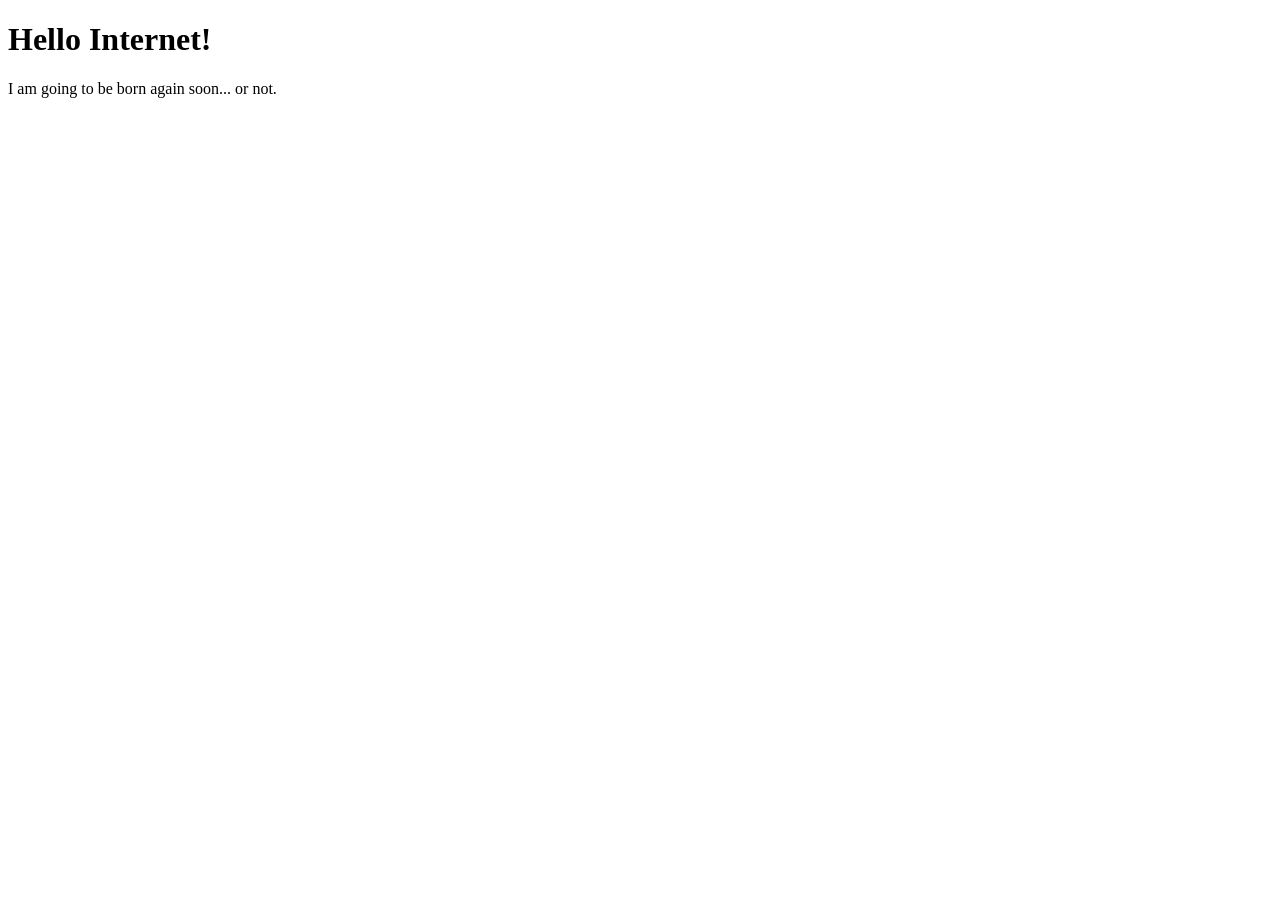
<file: romk1n.github.io/index.html>
<!DOCTYPE html>
<html>
<head>
<title>punsky.org</title>
</head>
<body>

<h1>Hello Internet!</h1>
<p>I am going to be born again soon... or not.</p>
<!-- <script>alert('Random Javascript!');</script> -->
</body>
</html>
</file>
<file: assets/static/chunks/01wjx9zclq36t.css>
:root{--paper:#f3efe6;--ink:#171714;--muted:#6f6c64;--coral:#ff4d2e;--line:#17171433;--shell:min(1480px, calc(100vw - 64px))}*{box-sizing:border-box}html{scroll-behavior:smooth}body{background:var(--paper);color:var(--ink);-webkit-font-smoothing:antialiased;margin:0;font-family:Arial,Helvetica,sans-serif}a{color:inherit;text-decoration:none}.shell{width:var(--shell);margin-inline:auto}.eyebrow,.section-label,.hero-kicker,nav,.header-cta,.footer-download,.job-meta,.role,.detail-label,.footer-bottom,.stack-list,.founder-note>span{letter-spacing:.14em;text-transform:uppercase;font-size:11px;font-weight:700}.site-header{border-bottom:1px solid var(--line);grid-template-columns:1fr auto 1fr;align-items:center;height:94px;display:grid}.wordmark{letter-spacing:-.08em;width:max-content;font-size:24px;font-weight:900}.wordmark span{color:var(--coral);margin-left:3px;font-size:13px}nav{justify-self:center;gap:40px;display:flex}nav a,.header-cta,.footer-download{transition:color .2s}nav a:hover,.header-cta:hover,.footer-download:hover{color:var(--coral)}.header-cta{gap:12px;display:flex}button.header-cta,button.footer-download,.footer-cta{appearance:none;color:inherit;cursor:pointer;background:0 0;border:0;padding:0;font-family:inherit}.hero{flex-direction:column;min-height:calc(100vh - 94px);padding:42px 0 34px;display:flex}.hero-kicker{color:var(--muted);justify-content:space-between;display:flex}.hero-main{flex:1;grid-template-columns:minmax(0,1fr) clamp(220px,24vw,360px);align-items:center;gap:clamp(28px,4vw,70px);padding:35px 0;display:grid}.hero h1{z-index:1;letter-spacing:-.075em;text-transform:uppercase;margin:0;font-size:clamp(68px,8.7vw,134px);font-weight:900;line-height:.8;position:relative}.hero h1>span{display:block}.hero .outline{color:#0000;-webkit-text-stroke:2px var(--ink)}.accent-line{color:var(--coral);align-items:center;gap:.08em;display:flex!important}.accent-line i{background:var(--coral);border-radius:50%;flex:none;width:.52em;height:.52em}.hero-portrait{width:100%;margin:0;position:relative;rotate:2.5deg}.portrait-frame{aspect-ratio:1;border:2px solid var(--ink);box-shadow:18px 18px 0 var(--coral);background:#b7e500;border-radius:48% 48% 14% 14%;position:relative;overflow:hidden}.portrait-frame:after{content:"";border-radius:inherit;pointer-events:none;border:1px solid #17171459;position:absolute;inset:12px}.portrait-frame img{object-fit:cover;width:100%;height:100%;display:block}.hero-portrait figcaption{letter-spacing:.12em;text-transform:uppercase;justify-content:space-between;gap:15px;margin-top:22px;padding-left:3px;font-size:10px;font-weight:800;display:flex}.hero-portrait figcaption span:last-child{color:var(--muted);text-align:right}.hero-footer{border-top:1px solid var(--line);justify-content:space-between;align-items:flex-end;padding-top:20px;display:flex}.hero-footer p{letter-spacing:-.02em;width:min(620px,68%);margin:0;font-size:clamp(20px,1.65vw,25px);line-height:1.35}.round-link{border:1px solid var(--ink);text-align:center;text-transform:uppercase;letter-spacing:.12em;border-radius:50%;place-content:center;gap:6px;width:76px;height:76px;font-size:10px;transition:background .25s,color .25s;display:grid}.round-link:hover{background:var(--ink);color:var(--paper)}.round-link b{font-size:18px}.founder,.toolkit{background:var(--ink);color:var(--paper)}.founder{padding:140px 0;overflow:hidden}.founder-grid{gap:70px;display:grid}.section-label{color:var(--muted);gap:20px;padding-top:8px;display:flex}.section-label span:first-child{color:var(--coral)}.section-label.light{color:#aaa79e}.founder-grid{grid-template-columns:210px minmax(400px,1fr) 350px;align-items:center}.founder-copy .eyebrow{color:#aaa79e;margin:0 0 26px}.founder h2,.toolkit h2,.capabilities h2,.section-heading h2{letter-spacing:-.06em;margin:0;font-size:clamp(48px,6vw,94px);line-height:.94}.founder h2 em{color:var(--coral);font-style:normal}.founder-lede{max-width:630px;margin:42px 0;font-size:clamp(20px,2vw,28px);line-height:1.35}.founder-note{color:#aaa79e;border-top:1px solid #4a4944;grid-template-columns:120px 1fr;gap:28px;padding-top:20px;display:grid}.founder-note p{max-width:500px;margin:0;font-size:15px;line-height:1.5}.orbit{border:1px solid #4a4944;border-radius:50%;place-items:center;width:310px;height:310px;display:grid;position:relative}.orbit:before,.orbit:after{content:"";border-radius:50%;position:absolute}.orbit:before{border:1px solid var(--coral);inset:31px}.orbit:after{background:var(--coral);width:17px;height:17px;box-shadow:-244px 185px 0 var(--paper);top:21px;right:48px}.orbit-center{color:var(--coral);letter-spacing:-.08em;font-size:120px;font-weight:900;line-height:1}.orbit-copy{letter-spacing:.22em;color:#aaa79e;font-size:9px;position:absolute;bottom:-38px}.capabilities,.experience{padding:140px 0;display:block}.capabilities{padding-bottom:80px}.experience{padding-top:0}.capabilities>.section-label,.experience>.section-label,.hobbies>.section-label,.toolkit-grid>.section-label{border-top:1px solid;width:min(1160px,100%);margin:0 auto 62px;padding-top:14px}.capabilities>div:last-child,.hobbies>div:last-child,.toolkit-grid>div:last-child{width:min(1160px,100%);margin-inline:auto}.capabilities h2,.section-heading h2{max-width:850px}.capability-list{border-top:1px solid var(--ink);margin-top:70px}.capability-list article{border-bottom:1px solid var(--line);grid-template-columns:minmax(0,1fr) minmax(320px,.9fr);align-items:start;gap:clamp(18px,2.5vw,36px);padding:30px 0;display:grid}.capability-list article:last-child{border-bottom:0}.capability-heading{grid-template-columns:22px minmax(0,1fr);align-items:center;gap:18px;display:grid}.capability-list .capability-dot{background:var(--coral);border-radius:50%;justify-self:center;width:14px;height:14px}.capability-list h3{letter-spacing:-.04em;margin:0;font-size:clamp(25px,3vw,42px);line-height:1.05}.capability-list p{max-width:460px;color:var(--muted);margin:0;padding-top:4px;line-height:1.55}.experience-content{width:min(1160px,100%);margin-inline:auto}.section-heading{width:100%}.timeline{width:min(1160px,100%);margin-left:0;margin-right:auto}.section-heading{margin-bottom:80px}.section-heading p{max-width:620px;color:var(--muted);margin:24px 0 0;font-size:17px;line-height:1.5}.timeline article{border-top:1px solid var(--line);padding:36px 0 42px;position:relative}.timeline article.featured:before{display:none}.job-meta{color:var(--muted);justify-content:space-between;gap:20px;margin-bottom:20px;display:flex}.job-meta>span:first-child{color:var(--ink)}.current-year{color:var(--coral)}.job-main h3{letter-spacing:-.045em;margin:0;font-size:clamp(27px,3vw,42px)}.role{color:var(--coral);margin:8px 0 22px}.summary{max-width:720px;color:var(--muted);font-size:16px;line-height:1.6}.engagement-list{gap:18px;max-width:780px;margin-top:38px;display:grid}.engagement{border:1px solid var(--line);background:#fff3;border-radius:22px;padding:26px 28px 28px}.engagement-meta{color:var(--muted);letter-spacing:.12em;text-transform:uppercase;justify-content:space-between;gap:20px;margin-bottom:18px;font-size:10px;font-weight:800;display:flex}.engagement-meta span:first-child{color:var(--ink)}.engagement h4{letter-spacing:-.04em;margin:0;font-size:clamp(24px,2.5vw,34px);line-height:1.05}.engagement .summary{margin-bottom:0}.insights-note{border-left:3px solid var(--coral);background:#ff4d2e0f;max-width:720px;margin-top:28px;padding:20px 22px}.insights-note p{color:var(--muted);margin:0 0 14px;font-size:14px;line-height:1.55}.insights-note a{color:var(--ink);letter-spacing:.12em;text-transform:uppercase;align-items:center;gap:9px;font-size:11px;font-weight:800;display:inline-flex}.insights-note a span{color:var(--coral);font-size:16px;transition:translate .2s}.insights-note a:hover span{translate:4px -4px}.job-main ul{flex-wrap:wrap;gap:8px;margin:24px 0 0;padding:0;list-style:none;display:flex}.job-main li{border:1px solid var(--line);border-radius:100px;padding:8px 12px;font-size:11px}.toolkit{padding:130px 0}.toolkit-grid{display:block}.toolkit h2{color:var(--paper)}.toolkit-grid>div:last-child>p{color:#aaa79e;max-width:540px;margin:30px 0 55px;font-size:17px;line-height:1.55}.stack-list{flex-wrap:wrap;gap:10px;max-width:950px;margin:0;padding:0;list-style:none;display:flex}.stack-list li{border:1px solid;border-radius:100px;padding:13px 18px}.stack-list li:nth-child(6n+1){color:#ff6b50}.stack-list li:nth-child(6n+2){color:#f6c85f}.stack-list li:nth-child(6n+3){color:#6fd6b6}.stack-list li:nth-child(6n+4){color:#72b7ff}.stack-list li:nth-child(6n+5){color:#c9a7ff}.stack-list li:nth-child(6n){color:#c8e84b}.details{grid-template-columns:repeat(3,1fr);gap:40px;padding:90px 0;display:grid}.details>div{border-top:1px solid var(--ink);padding-top:20px}.detail-label{color:var(--coral)}.details h3{margin:36px 0 12px;font-size:21px;line-height:1.3}.details p{color:var(--muted);margin:6px 0;font-size:14px}.hobbies{padding:45px 0 120px;display:block}.hobbies-heading{margin-bottom:60px}.hobbies h2{letter-spacing:-.06em;max-width:800px;margin:0;font-size:clamp(48px,6vw,94px);line-height:.94}.hobbies-heading>p{max-width:620px;color:var(--muted);margin:24px 0 0;font-size:17px;line-height:1.5}.hobbies-deck{flex-wrap:wrap;gap:24px;padding:8px 0 72px;display:flex}.hobby-card{--card-offset:0px;--card-tilt:-1deg;isolation:isolate;width:calc(50% - 12px);min-height:340px;translate:0 var(--card-offset);rotate:var(--card-tilt);background:#ded8ca;border-radius:34px;flex-direction:column;justify-content:space-between;padding:34px;transition:translate .25s,rotate .25s,box-shadow .25s;display:flex;position:relative;overflow:hidden}.hobby-card:after{content:"";z-index:-1;aspect-ratio:1;opacity:.18;border:1px solid;border-radius:50%;width:190px;position:absolute;top:-72px;right:-58px}.hobby-card:nth-child(2){--card-offset:52px;--card-tilt:1deg;background:var(--coral)}.hobby-card:nth-child(3){--card-tilt:1deg;background:var(--ink);color:var(--paper)}.hobby-card:nth-child(4){--card-offset:52px;background:#b9d2cc}.hobby-card:hover{translate:0 calc(var(--card-offset) - 8px);rotate:none;box-shadow:0 24px 50px #19181626}.hobby-number{letter-spacing:-.08em;opacity:.12;font-size:clamp(70px,8vw,112px);font-weight:900;line-height:.75}.hobby-card h3{letter-spacing:-.045em;max-width:480px;margin:48px 0 18px;font-size:clamp(26px,2.5vw,39px);line-height:1.03}.hobby-card p{max-width:500px;color:inherit;opacity:.72;margin:0;font-size:15px;line-height:1.55}footer{background:var(--coral);color:var(--ink);padding:110px 0 35px}.footer-contact{border-top:1px solid #17171466;justify-content:space-between;align-items:flex-end;gap:40px;margin:36px 0 100px;padding-top:42px;display:flex}.footer-contact h2{letter-spacing:-.06em;max-width:720px;margin:0;font-size:clamp(42px,6vw,88px);line-height:.94}.footer-cta{border-bottom:2px solid var(--ink);letter-spacing:.1em;text-transform:uppercase;flex:none;align-items:center;gap:28px;padding:16px 0 10px;font-size:13px;font-weight:800;transition:gap .2s;display:flex}.footer-cta:hover{gap:36px}.footer-cta span{font-size:18px}.footer-links{border-top:1px solid #17171466;grid-template-columns:repeat(3,1fr);display:grid}.footer-links>*{letter-spacing:-.035em;justify-content:space-between;align-items:center;padding:24px 30px 24px 0;font-size:clamp(20px,2.2vw,32px);font-weight:800;display:flex}.footer-links>*+*{border-left:1px solid #17171466;padding-left:30px}.footer-links button{width:100%;color:inherit;text-align:left}.footer-links b{font-size:22px;transition:translate .2s}.footer-links a:hover b,.footer-links button:hover b{translate:5px -5px}.footer-bottom{border-top:1px solid #17171466;grid-template-columns:repeat(3,1fr);padding-top:22px;display:grid}.footer-bottom span:nth-child(2){text-align:center}.footer-bottom span:last-child{text-align:right}@media (max-width:1000px){.hero-main{grid-template-columns:minmax(0,1fr) clamp(190px,25vw,260px);gap:28px}.hero h1{font-size:clamp(64px,8.8vw,88px)}.portrait-frame{box-shadow:12px 12px 0 var(--coral)}.founder-grid{grid-template-columns:150px 1fr}.orbit{display:none}.founder-grid{gap:35px}}@media (max-width:680px){:root{--shell:calc(100vw - 36px)}.site-header{grid-template-columns:1fr;height:76px}nav{display:none}.hero{min-height:calc(100svh - 76px);padding-top:28px}.hero-kicker span:first-child{max-width:150px}.hero-main{grid-template-columns:1fr;gap:28px;padding:46px 0 34px}.hero h1{font-size:clamp(54px,18vw,82px);line-height:.83}.hero .outline{-webkit-text-stroke-width:1px}.accent-line{flex-wrap:wrap}.hero-portrait{justify-self:end;width:min(72vw,300px);margin-right:12px;rotate:2deg}.hero-portrait figcaption{margin-top:17px}.hero-footer p{width:calc(100% - 82px);font-size:17px;line-height:1.4}.round-link{width:64px;height:64px}.founder,.capabilities,.experience,.toolkit{padding:88px 0}.capabilities{padding-bottom:56px}.experience{padding-top:0}.founder-grid{grid-template-columns:1fr;gap:48px}.section-label{border-top:1px solid;padding-top:14px}.capabilities>.section-label,.experience>.section-label,.hobbies>.section-label,.toolkit-grid>.section-label{margin-bottom:48px}.founder h2,.toolkit h2,.capabilities h2,.section-heading h2{font-size:48px}.founder-lede{margin:30px 0;font-size:19px}.founder-note{grid-template-columns:1fr}.capability-list{margin-top:45px}.capability-list article{grid-template-columns:1fr;gap:10px}.capability-list article p{max-width:none;margin-left:40px;padding-top:0}.section-heading{margin-bottom:55px}.timeline article{padding:30px 0 36px}.job-meta{flex-direction:row;justify-content:space-between}.timeline article.featured:before{display:none}.engagement{border-radius:18px;padding:22px 20px 24px}.engagement-meta{flex-direction:column;align-items:flex-start;gap:6px}.details{grid-template-columns:1fr;gap:55px;padding:70px 0}.hobbies{padding:20px 0 85px}.hobbies h2{font-size:48px}.hobbies-heading{margin-bottom:40px}.hobbies-deck{flex-direction:column;gap:18px;padding-bottom:0}.hobby-card{border-radius:28px;width:100%;min-height:300px;padding:28px;--card-offset:0px!important;--card-tilt:0deg!important}.hobby-card h3{margin-top:42px}.footer-contact{flex-direction:column;align-items:flex-start;margin-bottom:75px}.footer-contact h2{font-size:48px}.footer-links{grid-template-columns:1fr}.footer-links>*{padding-right:0}.footer-links>*+*{border-top:1px solid #17171466;border-left:0;padding-left:0}.footer-bottom{grid-template-columns:1fr 1fr;gap:10px}.footer-bottom span:nth-child(2){text-align:right}.footer-bottom span:last-child{text-align:left;grid-column:1/-1}}@media print{@page{size:A4;margin:14mm 16mm}html{scroll-behavior:auto}body{color:#171714;background:#fff;font-size:9pt}a{color:inherit;text-decoration:none}main>section,footer{break-inside:auto}.site-header,.hero-portrait,.round-link,.orbit,footer{display:none!important}.hero{break-after:avoid;min-height:auto;padding:0 0 16px}.hero-kicker{padding-top:0}.hero-main{padding:20px 0 16px;display:block}.hero h1{font-size:38pt;line-height:.86}.hero-footer{padding-top:12px;display:block}.hero-footer p{width:100%;font-size:12pt}.founder,.toolkit{color:#171714;background:#fff;padding:24px 0}.toolkit h2{color:#171714}.section-label.light,.founder-copy .eyebrow{color:#555}.founder-grid{display:block}.founder-grid>.section-label,.toolkit-grid>.section-label{margin-bottom:14px}.orbit{display:none}.founder h2,.toolkit h2,.capabilities h2,.section-heading h2{font-size:24pt}.founder-lede{margin:14px 0;font-size:11pt}.founder-note{font-size:8.5pt}.capabilities,.experience{padding:16px 0}.capabilities{break-after:avoid-page;page-break-after:avoid;padding-bottom:0}.experience{break-before:page;page-break-before:always;padding-top:0}.capabilities>.section-label,.experience>.section-label,.hobbies>.section-label,.toolkit-grid>.section-label{margin-bottom:5px}.capabilities h2{font-size:20pt}.capability-list{margin-top:8px}.capability-list article{break-inside:auto;grid-template-columns:minmax(0,1fr) minmax(220px,.9fr);gap:12px;padding:5px 0}.capability-heading{display:block;position:relative}.capability-list .capability-dot{margin-top:0;position:absolute;top:.35em;left:-20px}.capability-list h3{font-size:11.5pt}.capability-list p,.summary,.job-main li,.hobby-card p{font-size:8pt;line-height:1.35}.experience-content,.timeline{width:100%}.section-heading{margin-bottom:18px}.timeline article{break-inside:auto;padding:14px 0 18px}.timeline article.featured:before{display:none}.job-main h3{font-size:20pt}.role{margin:5px 0 12px}.engagement{break-inside:auto;border-radius:0;padding:14px 16px 16px}.engagement-list{gap:10px;margin-top:18px}.toolkit-grid,.hobbies{display:block}.toolkit-grid>div:last-child,.hobbies>div:last-child{width:100%}.toolkit-grid>div:last-child>p{color:#555;margin:10px 0 18px;font-size:9pt}.stack-list{gap:5px}.stack-list li{padding:4px 8px;font-size:7.5pt}.details{padding:24px 0}.details h3{margin:18px 0 8px;font-size:14pt}.hobbies{padding:24px 0}.hobbies-heading{margin-bottom:18px}.hobbies h2{font-size:24pt}.hobbies-deck{gap:12px;padding-bottom:0}.hobby-card{break-inside:avoid;border-radius:0;width:calc(50% - 6px);min-height:150px;padding:14px;translate:none;rotate:none}.hobby-card h3{margin:18px 0 8px;font-size:13pt}footer{border-top:1px solid var(--ink);background:#fff;padding:18px 0 0}.footer-links{border-top:0;grid-template-columns:repeat(2,1fr);display:grid!important}.footer-links>*{padding:8px 12px 8px 0;font-size:9pt}.footer-links>*+*{border-left:1px solid var(--line);padding-left:12px}.footer-download{display:none!important}.footer-links b{display:none}.footer-bottom{margin-top:10px;padding-top:8px;font-size:7.5pt}}@media (prefers-reduced-motion:reduce){html{scroll-behavior:auto}.hobby-card,.insights-note a span,.footer-links b{transition:none}}::selection{background:var(--coral);color:var(--ink)}
</file>
